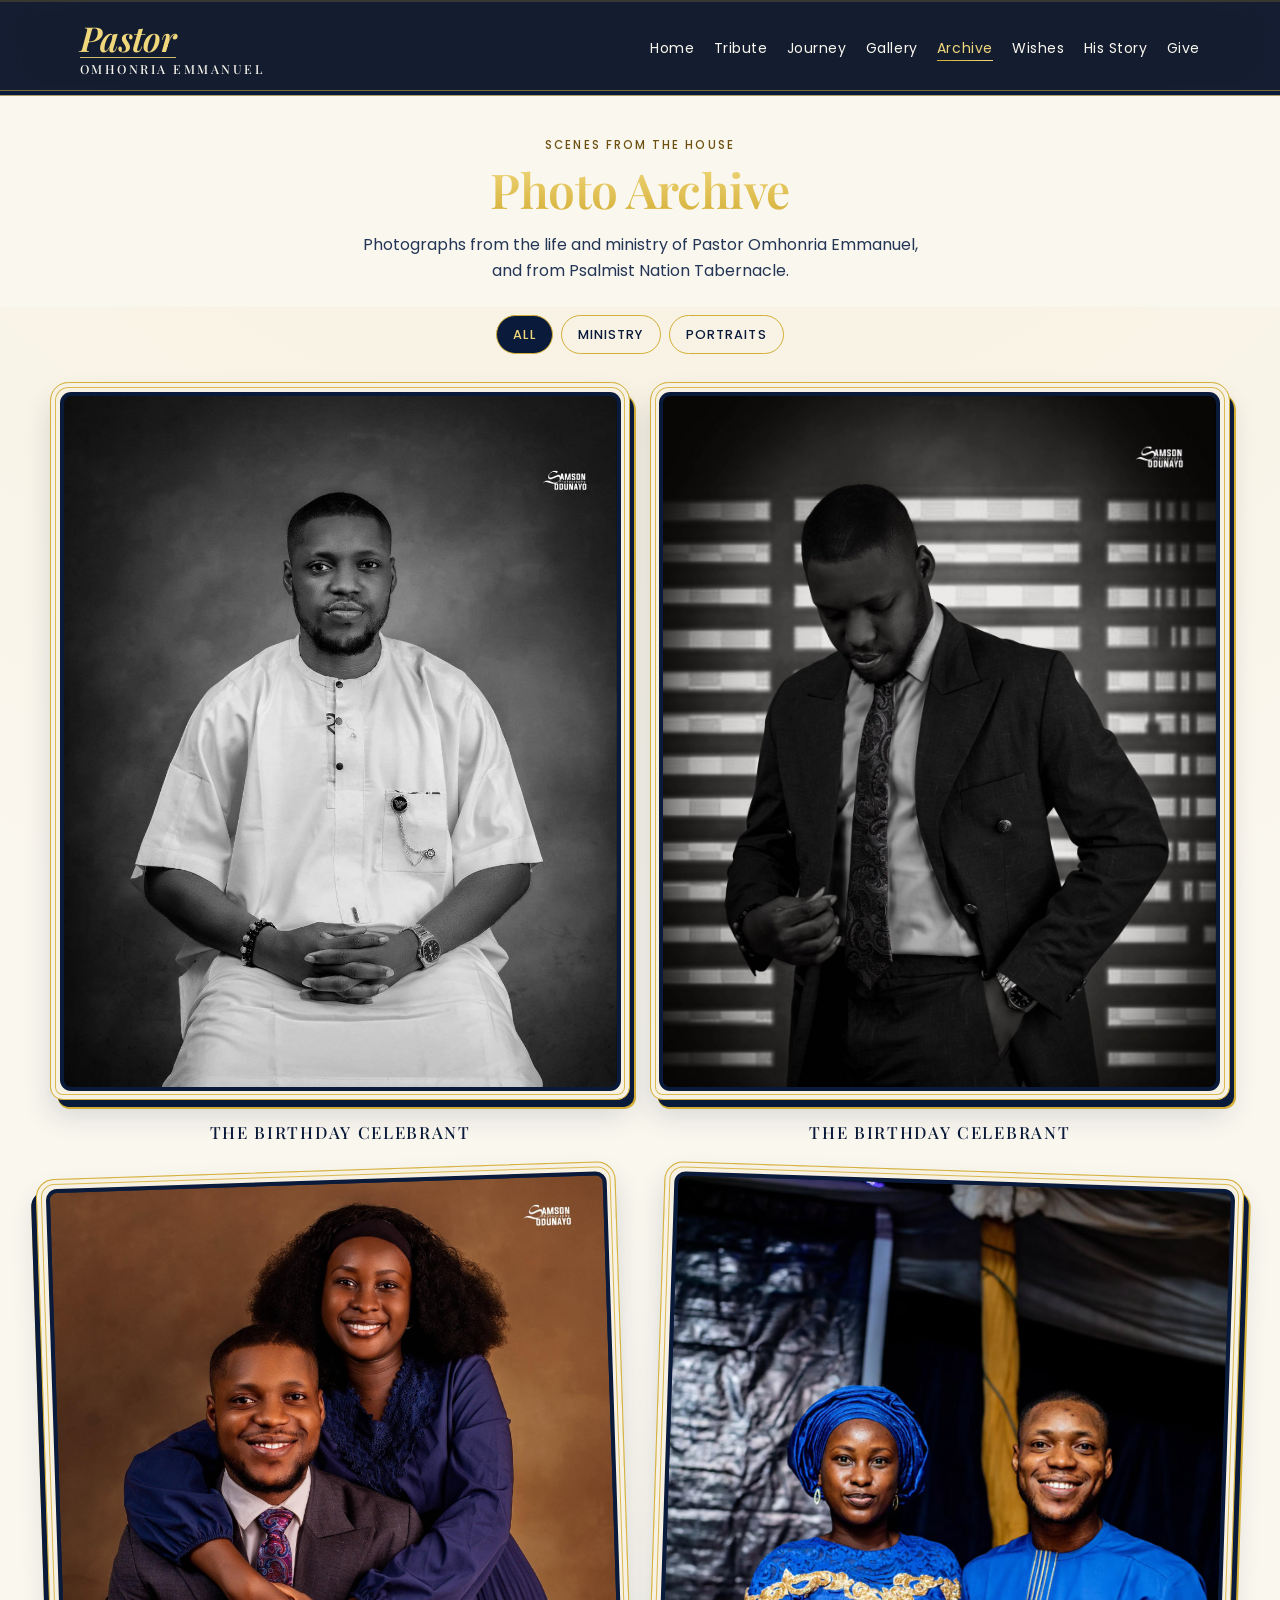
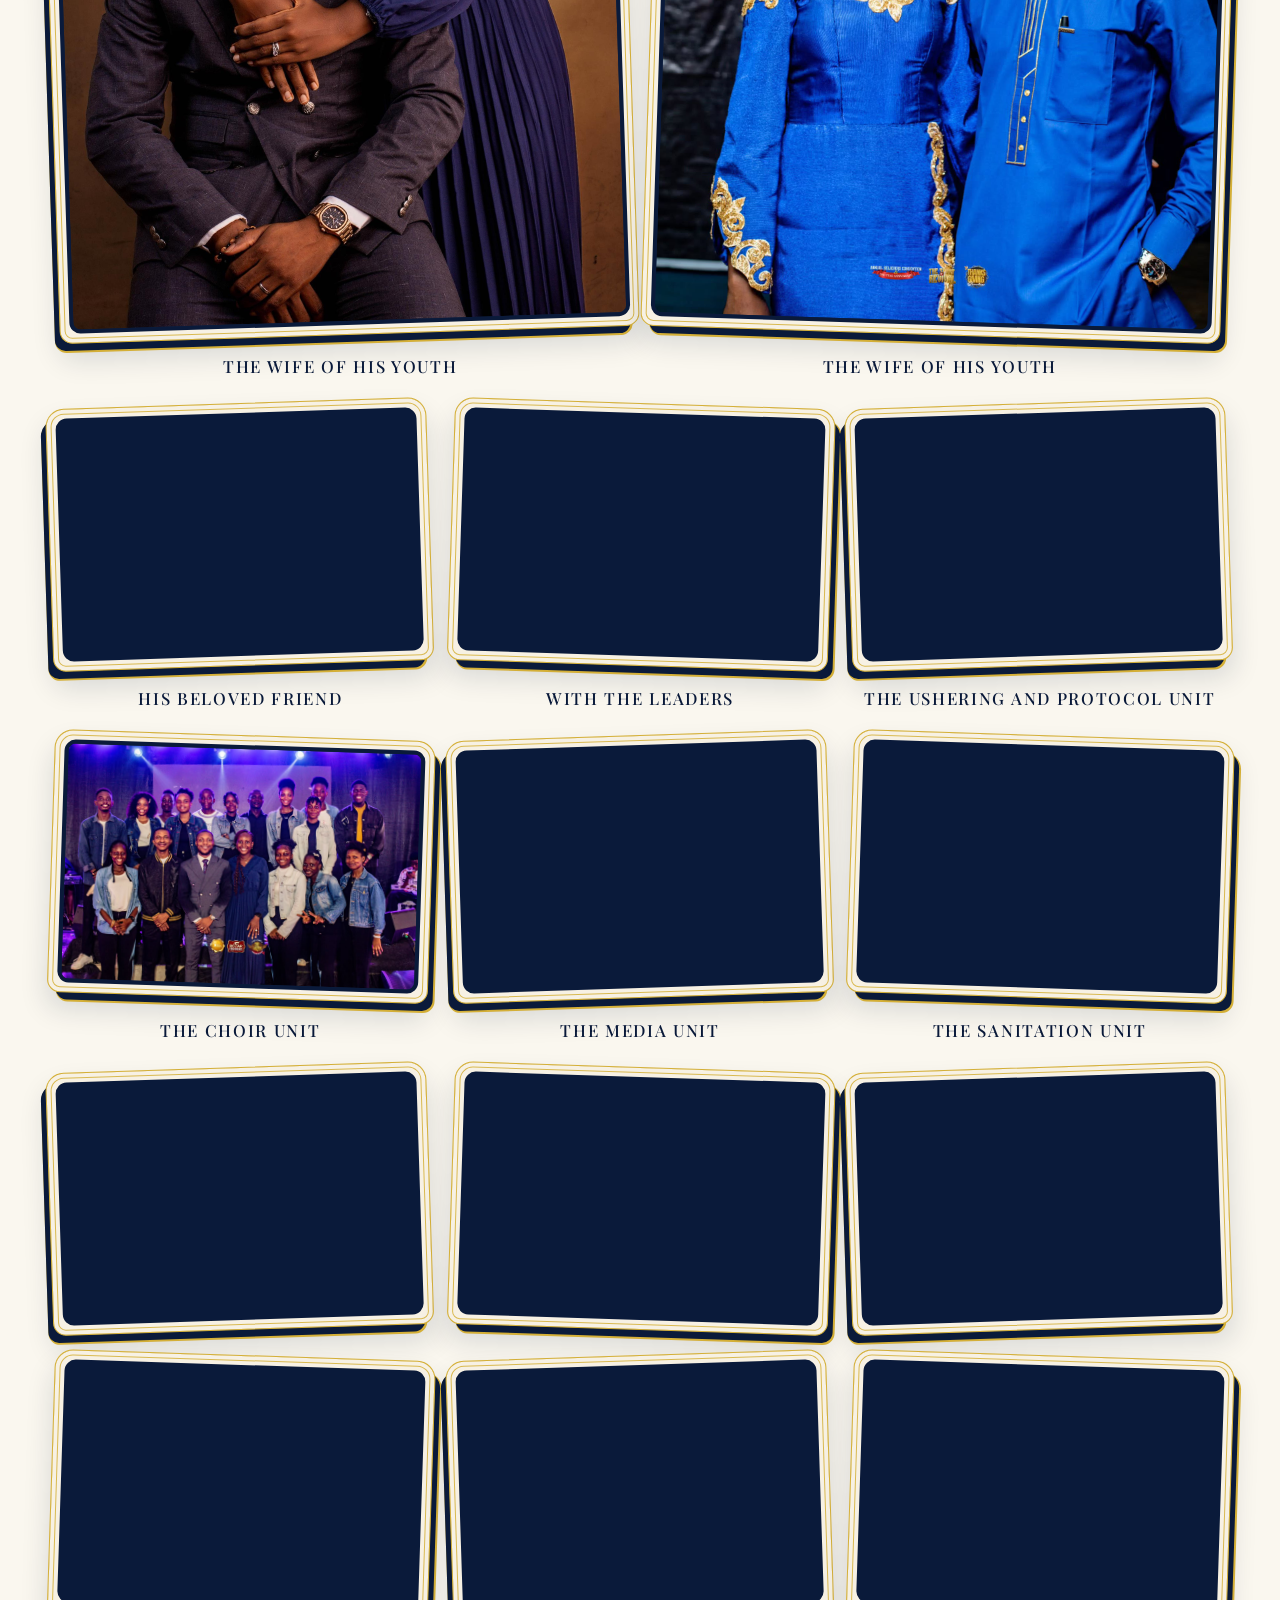
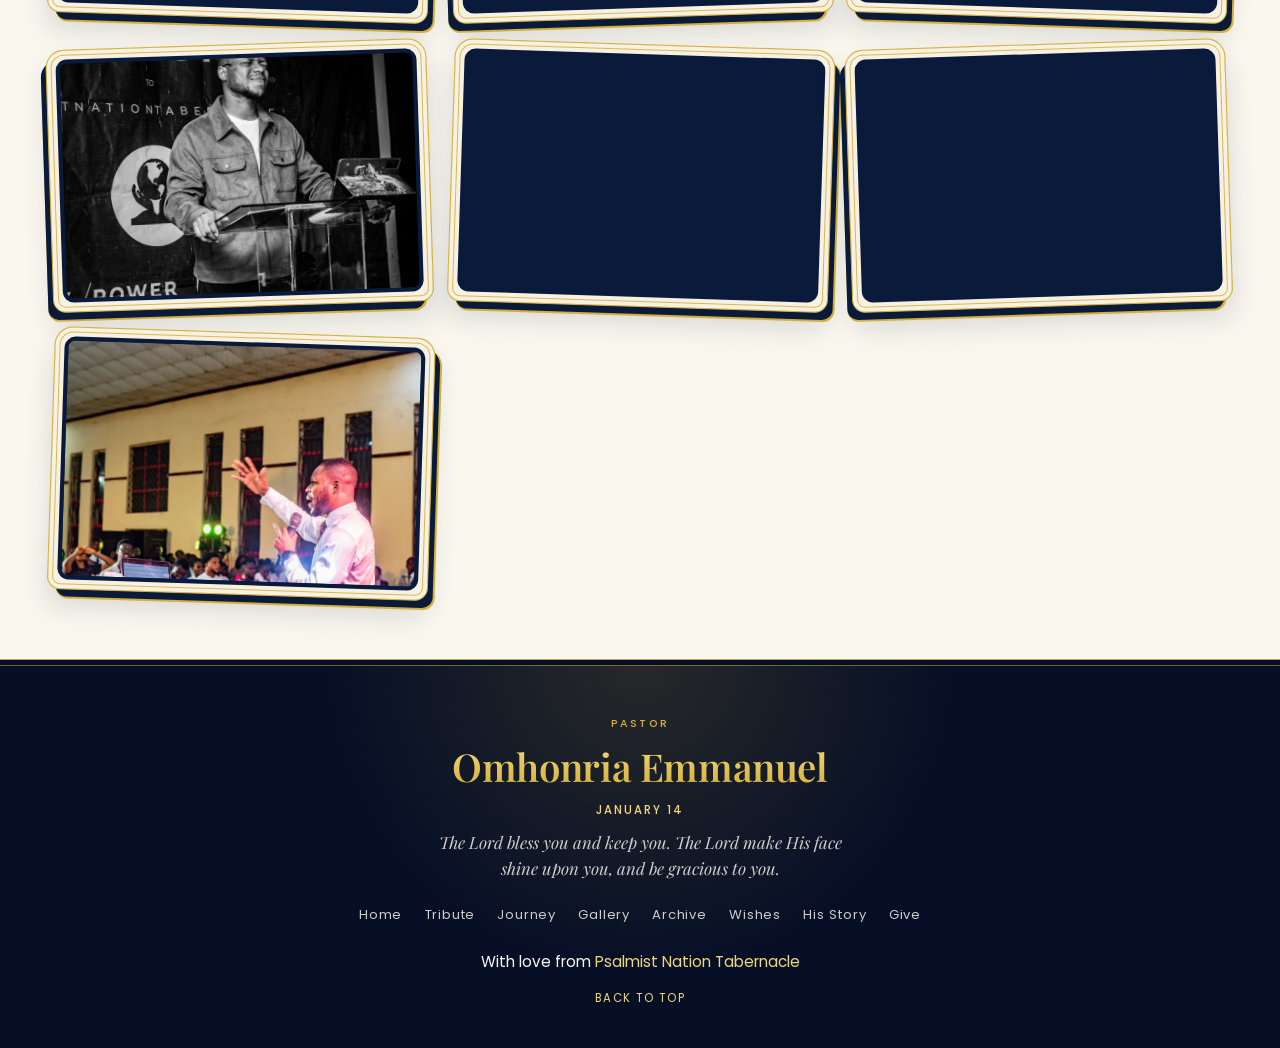
<file: archive.html>
<!DOCTYPE html>
<html lang="en">
  <head>
    <meta charset="UTF-8" />
    <meta name="viewport" content="width=device-width, initial-scale=1" />
    <meta name="theme-color" content="#0A1A3A" />
    <meta
      name="description"
      content="A photo archive honouring Pastor Omhonria Emmanuel and Psalmist Nation Tabernacle. January 14."
    />
    <title>Photo Archive | Pastor Omhonria Emmanuel</title>
    <meta property="og:type" content="website" />
    <meta property="og:locale" content="en_GB" />
    <meta property="og:site_name" content="Pastor Omhonria Emmanuel | A Birthday Celebration" />
    <meta property="og:title" content="Photo Archive | Pastor Omhonria Emmanuel" />
    <meta property="og:description" content="A photo archive honouring Pastor Omhonria Emmanuel and Psalmist Nation Tabernacle. January 14." />
    <meta property="og:url" content="https://omhonria-emmanuel-birthday.vercel.app/archive.html" />
    <meta property="og:image" content="https://omhonria-emmanuel-birthday.vercel.app/images/og-preview.jpg" />
    <meta property="og:image:secure_url" content="https://omhonria-emmanuel-birthday.vercel.app/images/og-preview.jpg" />
    <meta property="og:image:type" content="image/jpeg" />
    <meta property="og:image:width" content="1200" />
    <meta property="og:image:height" content="630" />
    <meta property="og:image:alt" content="The birthday celebration page for Pastor Omhonria Emmanuel, with his portrait and the greeting Happy Birthday." />
    <meta name="twitter:card" content="summary_large_image" />
    <meta name="twitter:title" content="Photo Archive | Pastor Omhonria Emmanuel" />
    <meta name="twitter:description" content="A photo archive honouring Pastor Omhonria Emmanuel and Psalmist Nation Tabernacle. January 14." />
    <meta name="twitter:image" content="https://omhonria-emmanuel-birthday.vercel.app/images/og-preview.jpg" />
    <meta name="twitter:image:alt" content="The birthday celebration page for Pastor Omhonria Emmanuel, with his portrait and the greeting Happy Birthday." />
    <link rel="preconnect" href="https://fonts.googleapis.com" />
    <link rel="preconnect" href="https://fonts.gstatic.com" crossorigin />
    <link
      href="https://fonts.googleapis.com/css2?family=Playfair+Display:ital,wght@0,400;0,600;0,700;1,400;1,600&family=Poppins:wght@300;400;500;600&display=swap"
      rel="stylesheet"
    />
    <link rel="stylesheet" href="css/style.css?v=20261125g" />
    <link rel="stylesheet" href="css/motion.css?v=20261125g" />
    <script>
      (function () {
        try {
          if (window.matchMedia("(prefers-reduced-motion: reduce)").matches) return;
          if (sessionStorage.getItem("oe-intro") === "1") {
            document.documentElement.classList.add("is-return");
            return;
          }
          document.documentElement.classList.add("is-intro");
        } catch (err) {}
      })();
    </script>
  </head>
  <body class="page-archive">
    <a class="skip-link" href="#main">Skip to content</a>
    <header class="site-header" id="top">
      <div class="nav-inner">
        <a class="nav-brand" href="index.html">
          <span class="nav-brand-role">Pastor</span>
          <span class="nav-brand-name">Omhonria Emmanuel</span>
        </a>
        <button class="nav-toggle" type="button" aria-expanded="false" aria-controls="site-nav" aria-label="Open menu">
          <span class="nav-toggle-bar" aria-hidden="true"></span>
          <span class="nav-toggle-bar" aria-hidden="true"></span>
          <span class="nav-toggle-bar" aria-hidden="true"></span>
        </button>
      </div>
    </header>
    <nav class="site-nav" id="site-nav" aria-label="Primary">
      <ul class="nav-list">
        <li><a class="nav-link" href="index.html">Home</a></li>
        <li><a class="nav-link" href="index.html#tribute">Tribute</a></li>
        <li><a class="nav-link" href="index.html#journey">Journey</a></li>
        <li><a class="nav-link" href="index.html#gallery">Gallery</a></li>
        <li><a class="nav-link is-active" href="archive.html" aria-current="page">Archive</a></li>
        <li><a class="nav-link" href="index.html#wishes">Wishes</a></li>
        <li><a class="nav-link" href="story.html">His Story</a></li>
        <li><a class="nav-link" href="give.html">Give</a></li>
      </ul>
    </nav>
    <main id="main" tabindex="-1">
      <section class="archive-hero" aria-labelledby="archive-heading">
        <div class="container">
          <p class="eyebrow reveal">Scenes from the house</p>
          <h1 id="archive-heading" class="section-heading reveal">Photo Archive</h1>
          <p class="archive-lead reveal">Photographs from the life and ministry of Pastor Omhonria Emmanuel, and from Psalmist Nation Tabernacle.</p>
        </div>
      </section>
      <section class="archive-panel" aria-label="Archive photographs">
        <div class="container archive-wrap">
          <!--
            To add a photograph:
            1. Save the file in the images/ folder (for example images/gallery7.jpg).
            2. Open js/archive.js and add an entry to the ARCHIVE_PHOTOS list at the top.
            3. Use category "ministry" or "portraits", or add a new lowercase category of your own (a chip will appear automatically).
            Do not add logos or SVG icons to the list.
          -->
          <div class="archive-filters reveal" id="archive-filters" role="toolbar" aria-label="Filter photographs"></div>
          <div class="archive-grid" id="archive-grid"></div>
          <p class="archive-empty" id="archive-empty">No photographs in this collection yet.</p>
        </div>
      </section>
    </main>
    <footer id="footer" class="footer" aria-labelledby="footer-heading">
      <div class="container footer-inner">
        <p class="footer-role">Pastor</p>
        <h2 id="footer-heading" class="footer-name">Omhonria Emmanuel</h2>
        <p class="footer-date">January 14</p>
        <p class="footer-blessing">The Lord bless you and keep you. The Lord make His face shine upon you, and be gracious to you.</p>
        <nav class="footer-nav" aria-label="Footer">
          <a href="index.html">Home</a>
          <a href="index.html#tribute">Tribute</a>
          <a href="index.html#journey">Journey</a>
          <a href="index.html#gallery">Gallery</a>
          <a href="archive.html">Archive</a>
          <a href="index.html#wishes">Wishes</a>
          <a href="story.html">His Story</a>
          <a href="give.html">Give</a>
        </nav>
        <p class="footer-credit">With love from <span>Psalmist Nation Tabernacle</span></p>
        <a class="footer-top" href="#top">Back to top</a>
      </div>
    </footer>
    <div
      class="lightbox"
      id="lightbox"
      hidden
      role="dialog"
      aria-modal="true"
      aria-labelledby="lightbox-caption"
    >
      <button class="lightbox-close" type="button" aria-label="Close photograph">&times;</button>
      <button class="lightbox-nav lightbox-prev" type="button" aria-label="Previous photograph"></button>
      <figure class="lightbox-figure">
        <img id="lightbox-image" alt="Photograph" />
        <figcaption id="lightbox-caption"></figcaption>
      </figure>
      <button class="lightbox-nav lightbox-next" type="button" aria-label="Next photograph"></button>
    </div>
    <script src="js/archive.js?v=20261125g"></script>
    <script src="js/main.js?v=20261125g"></script>
    <script src="js/motion.js?v=20261125g"></script>
  </body>
</html>
</file>
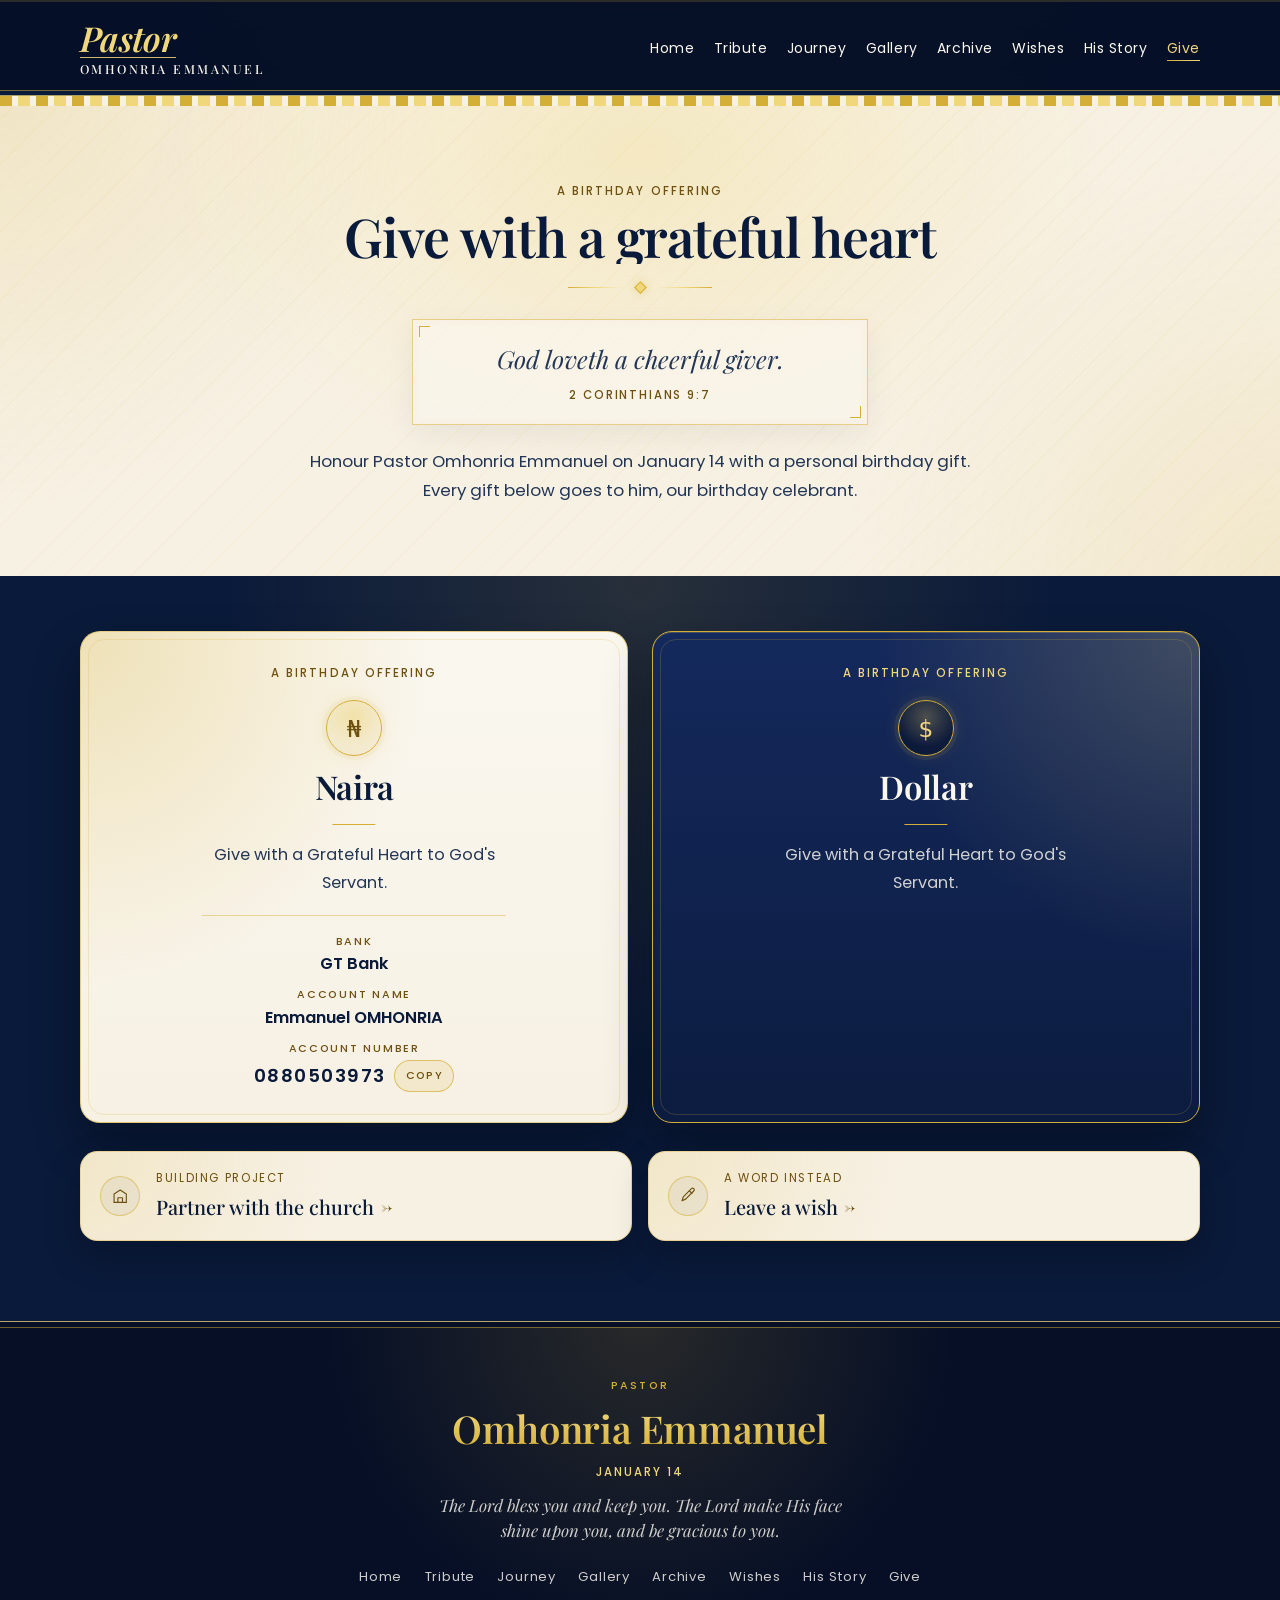
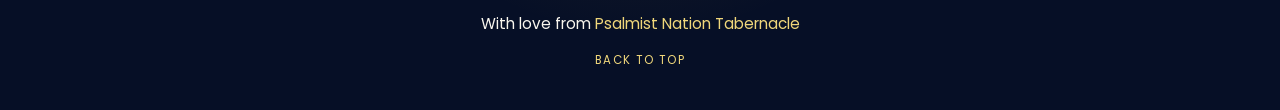
<file: give.html>
<!DOCTYPE html>
<html lang="en">
  <head>
    <meta charset="UTF-8" />
    <meta name="viewport" content="width=device-width, initial-scale=1" />
    <meta
      name="description"
      content="Give in honour of Pastor Omhonria Emmanuel. January 14. With love from Psalmist Nation Tabernacle."
    />
    <title>Give | Pastor Omhonria Emmanuel</title>
    <meta property="og:type" content="website" />
    <meta property="og:locale" content="en_GB" />
    <meta property="og:site_name" content="Pastor Omhonria Emmanuel | A Birthday Celebration" />
    <meta property="og:title" content="Give | Pastor Omhonria Emmanuel" />
    <meta property="og:description" content="Give in honour of Pastor Omhonria Emmanuel. January 14. With love from Psalmist Nation Tabernacle." />
    <meta property="og:url" content="https://omhonria-emmanuel-birthday.vercel.app/give.html" />
    <meta property="og:image" content="https://omhonria-emmanuel-birthday.vercel.app/images/og-preview.jpg" />
    <meta property="og:image:secure_url" content="https://omhonria-emmanuel-birthday.vercel.app/images/og-preview.jpg" />
    <meta property="og:image:type" content="image/jpeg" />
    <meta property="og:image:width" content="1200" />
    <meta property="og:image:height" content="630" />
    <meta property="og:image:alt" content="The birthday celebration page for Pastor Omhonria Emmanuel, with his portrait and the greeting Happy Birthday." />
    <meta name="twitter:card" content="summary_large_image" />
    <meta name="twitter:title" content="Give | Pastor Omhonria Emmanuel" />
    <meta name="twitter:description" content="Give in honour of Pastor Omhonria Emmanuel. January 14. With love from Psalmist Nation Tabernacle." />
    <meta name="twitter:image" content="https://omhonria-emmanuel-birthday.vercel.app/images/og-preview.jpg" />
    <meta name="twitter:image:alt" content="The birthday celebration page for Pastor Omhonria Emmanuel, with his portrait and the greeting Happy Birthday." />
    <link rel="preconnect" href="https://fonts.googleapis.com" />
    <link rel="preconnect" href="https://fonts.gstatic.com" crossorigin />
    <link
      href="https://fonts.googleapis.com/css2?family=Playfair+Display:ital,wght@0,400;0,600;0,700;1,400;1,600&family=Poppins:wght@300;400;500;600&display=swap"
      rel="stylesheet"
    />
    <link rel="stylesheet" href="css/style.css?v=20261125g" />
    <link rel="stylesheet" href="css/motion.css?v=20261125g" />
      <script>
      (function () {
        try {
          if (window.matchMedia("(prefers-reduced-motion: reduce)").matches) return;
          if (sessionStorage.getItem("oe-intro") === "1") {
            document.documentElement.classList.add("is-return");
            return;
          }
          document.documentElement.classList.add("is-intro");
        } catch (err) {}
      })();
    </script>
  </head>
  <body class="page-give">
    <a class="skip-link" href="#main">Skip to content</a>
    <header class="site-header" id="top">
      <div class="nav-inner">
        <a class="nav-brand" href="index.html">
          <span class="nav-brand-role">Pastor</span>
          <span class="nav-brand-name">Omhonria Emmanuel</span>
        </a>
        <button class="nav-toggle" type="button" aria-expanded="false" aria-controls="site-nav" aria-label="Open menu">
          <span class="nav-toggle-bar" aria-hidden="true"></span>
          <span class="nav-toggle-bar" aria-hidden="true"></span>
          <span class="nav-toggle-bar" aria-hidden="true"></span>
        </button>
      </div>
    </header>
    <nav class="site-nav" id="site-nav" aria-label="Primary">
      <ul class="nav-list">
        <li><a class="nav-link" href="index.html">Home</a></li>
        <li><a class="nav-link" href="index.html#tribute">Tribute</a></li>
        <li><a class="nav-link" href="index.html#journey">Journey</a></li>
        <li><a class="nav-link" href="index.html#gallery">Gallery</a></li>
        <li><a class="nav-link" href="archive.html">Archive</a></li>
        <li><a class="nav-link" href="index.html#wishes">Wishes</a></li>
        <li><a class="nav-link" href="story.html">His Story</a></li>
        <li><a class="nav-link is-active" href="give.html" aria-current="page">Give</a></li>
      </ul>
    </nav>
    <main id="main" tabindex="-1">
      <section class="give-banner section--cream" aria-labelledby="give-heading">
        <div class="container give-banner-inner reveal">
          <p class="eyebrow">A birthday offering</p>
          <h1 id="give-heading" class="give-title">Give with a <span class="give-title-break">grateful heart</span></h1>
          <div class="give-ornament" aria-hidden="true">
            <span class="give-ornament-mark"></span>
          </div>
          <blockquote class="give-verse">
            <p>God loveth a cheerful giver.</p>
            <cite>2 Corinthians 9:7</cite>
          </blockquote>
          <p class="give-banner-copy">
            Honour Pastor Omhonria Emmanuel on January 14 with a personal birthday gift. Every gift below goes to him, our birthday celebrant.
          </p>
        </div>
      </section>
      <section class="offer" aria-label="Ways to give">
        <div class="container">
          <div class="offer-grid">
            <article class="offer-card offer-card--naira reveal">
              <p class="offer-kind">A birthday offering</p>
              <div class="offer-mark" aria-hidden="true">₦</div>
              <h2>Naira</h2>
              <p class="offer-invite">Give with a Grateful Heart to God's Servant.</p>
              <dl class="offer-account">
                <div class="offer-account-row">
                  <dt>Bank</dt>
                  <dd>GT Bank</dd>
                </div>
                <div class="offer-account-row">
                  <dt>Account name</dt>
                  <dd>Emmanuel OMHONRIA</dd>
                </div>
                <div class="offer-account-row offer-account-row--number">
                  <dt>Account number</dt>
                  <dd>
                    <span class="offer-account-number" id="naira-account-number">0880503973</span>
                    <button
                      type="button"
                      class="offer-copy"
                      data-copy="0880503973"
                      aria-label="Copy account number 0880503973"
                    >
                      <span class="offer-copy-label">Copy</span>
                    </button>
                    <span class="offer-copy-status visually-hidden" aria-live="polite"></span>
                  </dd>
                </div>
              </dl>
            </article>
            <article class="offer-card offer-card--dollar reveal">
              <p class="offer-kind">A birthday offering</p>
              <div class="offer-mark" aria-hidden="true">$</div>
              <h2>Dollar</h2>
              <p class="offer-invite">Give with a Grateful Heart to God's Servant.</p>
            </article>
          </div>
          <nav class="offer-more reveal" aria-label="Other ways">
            <a href="https://pnt-partnership.vercel.app/partner" target="_blank" rel="noopener noreferrer">
              <span class="offer-more-icon" aria-hidden="true">
                <svg viewBox="0 0 24 24" fill="none" stroke="currentColor" stroke-width="1.5" stroke-linecap="round" stroke-linejoin="round">
                  <path d="M4 20V9l8-5 8 5v11"></path>
                  <path d="M9 20v-6h6v6M4 20h16"></path>
                </svg>
              </span>
              <span class="offer-more-copy">
                Building project
                <strong>Partner with the church</strong>
              </span>
              <span class="visually-hidden"> (opens in a new tab)</span>
            </a>
            <a href="index.html#wishes">
              <span class="offer-more-icon" aria-hidden="true">
                <svg viewBox="0 0 24 24" fill="none" stroke="currentColor" stroke-width="1.5" stroke-linecap="round" stroke-linejoin="round">
                  <path d="M4 18l1.6-5.2L16.2 2.2a2.1 2.1 0 0 1 3 3L8.6 15.8 4 18z"></path>
                  <path d="M13.7 5.2l3.2 3.2"></path>
                </svg>
              </span>
              <span class="offer-more-copy">
                A word instead
                <strong>Leave a wish</strong>
              </span>
            </a>
          </nav>
        </div>
      </section>
    </main>
    <footer id="footer" class="footer" aria-labelledby="footer-heading">
      <div class="container footer-inner">
        <p class="footer-role">Pastor</p>
        <h2 id="footer-heading" class="footer-name">Omhonria Emmanuel</h2>
        <p class="footer-date">January 14</p>
        <p class="footer-blessing">The Lord bless you and keep you. The Lord make His face shine upon you, and be gracious to you.</p>
        <nav class="footer-nav" aria-label="Footer">
          <a href="index.html">Home</a>
          <a href="index.html#tribute">Tribute</a>
          <a href="index.html#journey">Journey</a>
          <a href="index.html#gallery">Gallery</a>
          <a href="archive.html">Archive</a>
          <a href="index.html#wishes">Wishes</a>
          <a href="story.html">His Story</a>
          <a href="give.html">Give</a>
        </nav>
        <p class="footer-credit">With love from <span>Psalmist Nation Tabernacle</span></p>
        <a class="footer-top" href="#top">Back to top</a>
      </div>
    </footer>
    <script src="js/main.js?v=20261125g"></script>
      <script src="js/motion.js?v=20261125g"></script>
  </body>
</html>
</file>
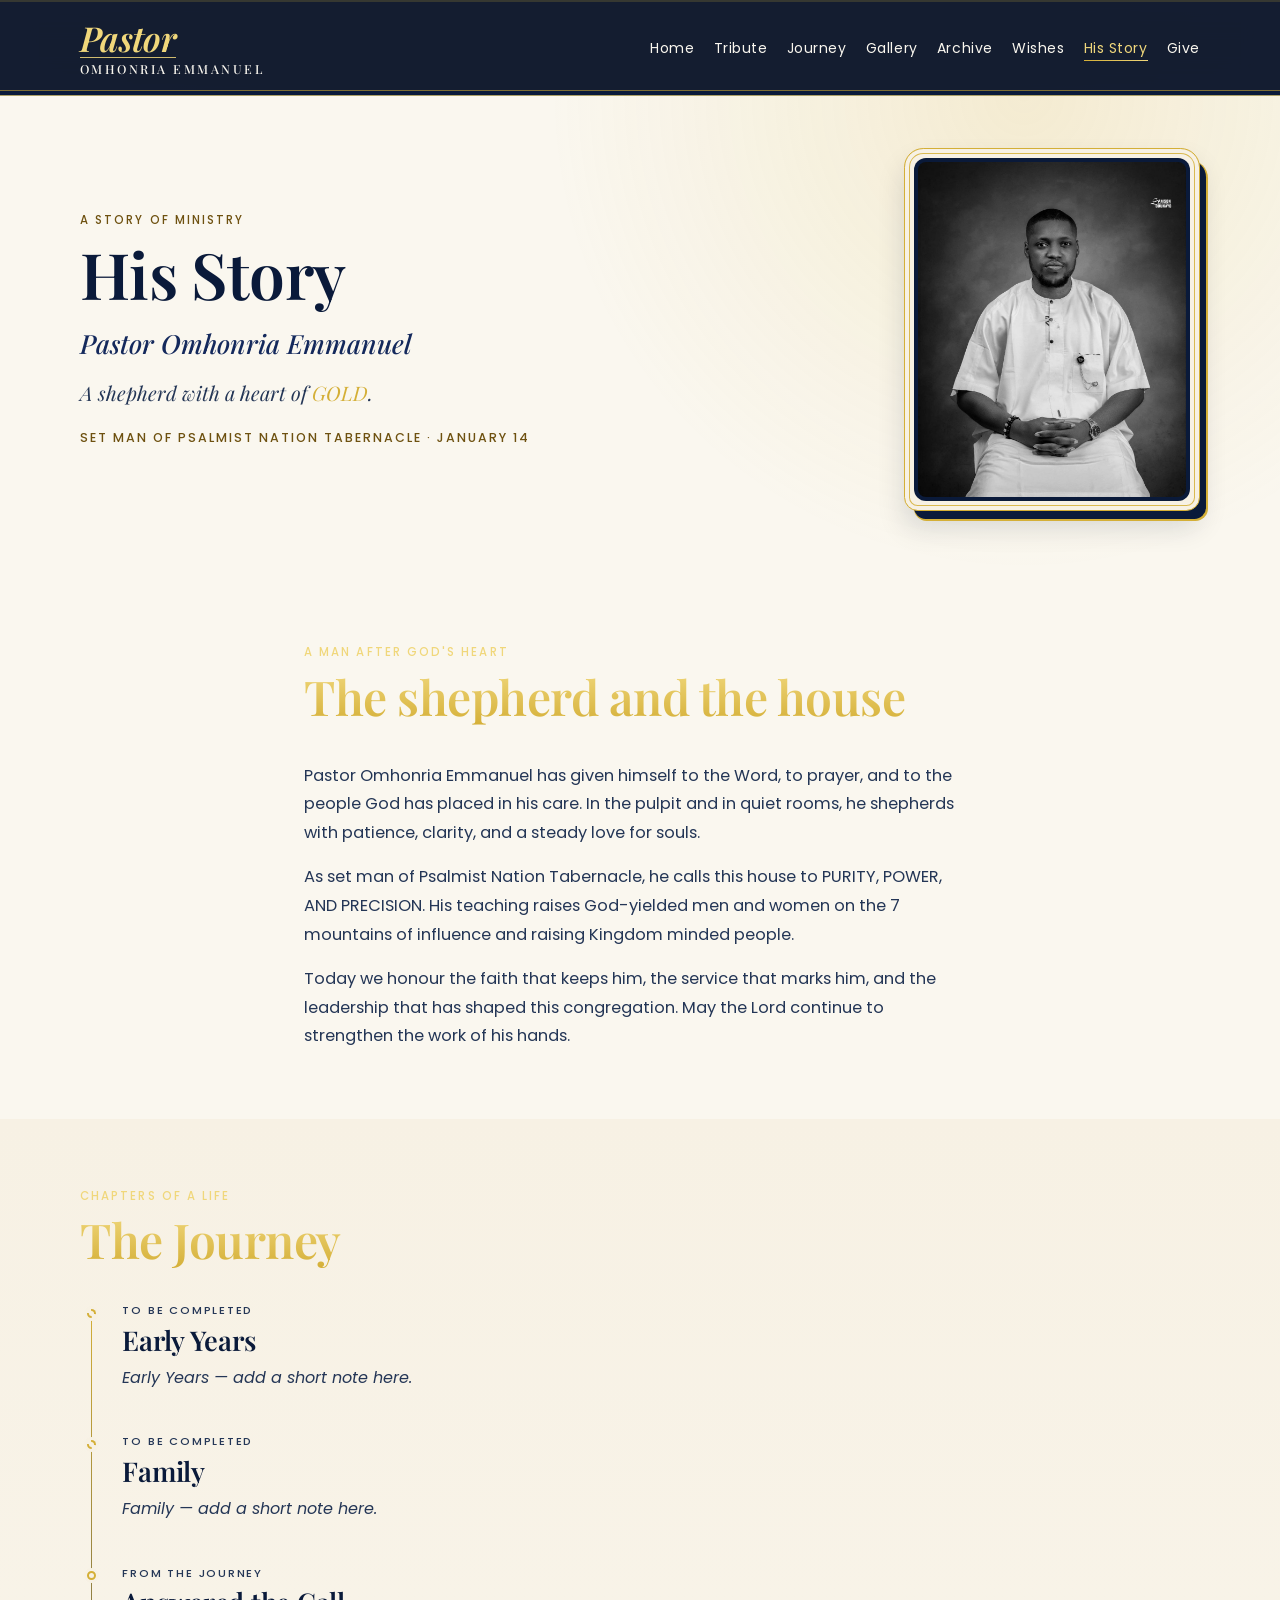
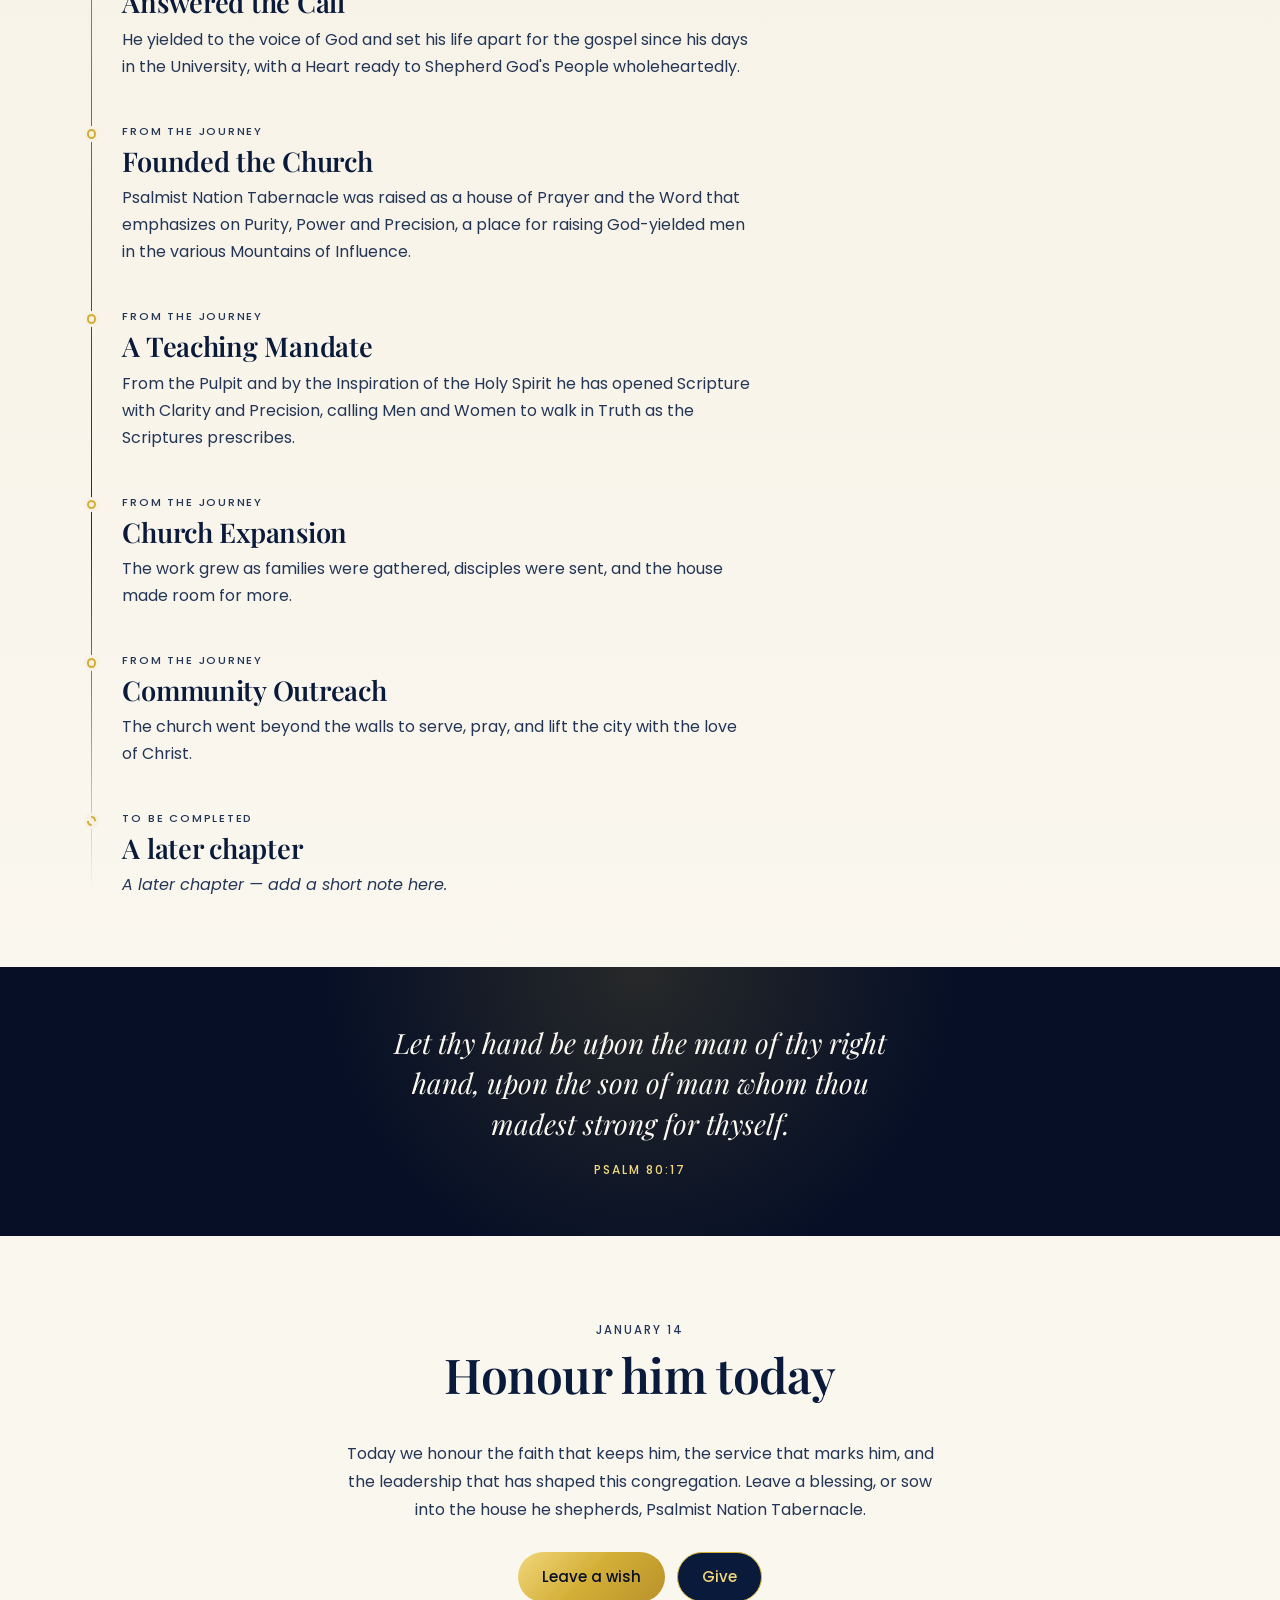
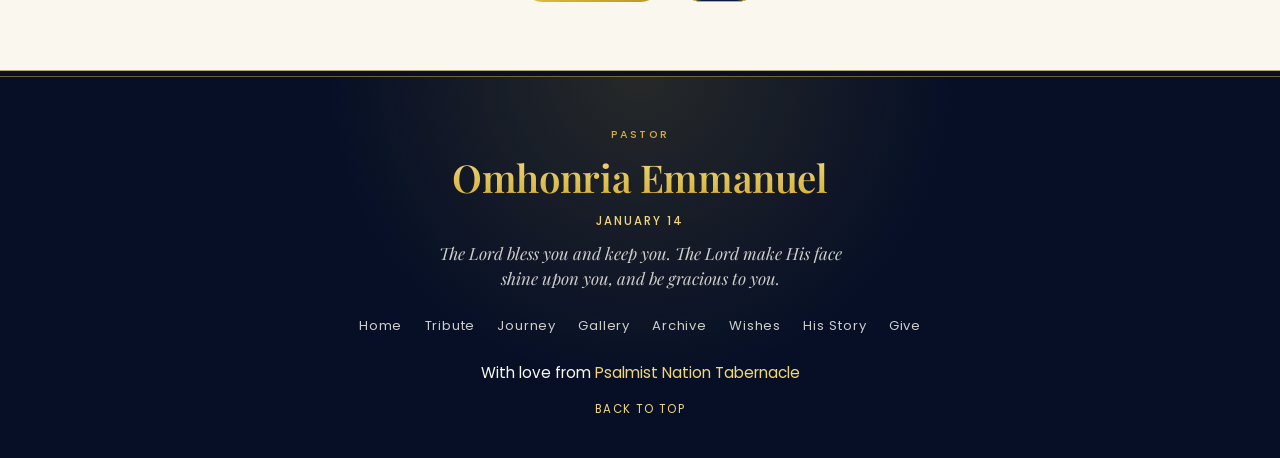
<file: story.html>
<!DOCTYPE html>
<html lang="en">
  <head>
    <meta charset="UTF-8" />
    <meta name="viewport" content="width=device-width, initial-scale=1" />
    <meta name="theme-color" content="#0A1A3A" />
    <meta
      name="description"
      content="The life and ministry of Pastor Omhonria Emmanuel, set man of Psalmist Nation Tabernacle. January 14."
    />
    <title>His Story | Pastor Omhonria Emmanuel</title>
    <meta property="og:type" content="website" />
    <meta property="og:locale" content="en_GB" />
    <meta property="og:site_name" content="Pastor Omhonria Emmanuel | A Birthday Celebration" />
    <meta property="og:title" content="His Story | Pastor Omhonria Emmanuel" />
    <meta property="og:description" content="The life and ministry of Pastor Omhonria Emmanuel, set man of Psalmist Nation Tabernacle. January 14." />
    <meta property="og:url" content="https://omhonria-emmanuel-birthday.vercel.app/story.html" />
    <meta property="og:image" content="https://omhonria-emmanuel-birthday.vercel.app/images/og-preview.jpg" />
    <meta property="og:image:secure_url" content="https://omhonria-emmanuel-birthday.vercel.app/images/og-preview.jpg" />
    <meta property="og:image:type" content="image/jpeg" />
    <meta property="og:image:width" content="1200" />
    <meta property="og:image:height" content="630" />
    <meta property="og:image:alt" content="The birthday celebration page for Pastor Omhonria Emmanuel, with his portrait and the greeting Happy Birthday." />
    <meta name="twitter:card" content="summary_large_image" />
    <meta name="twitter:title" content="His Story | Pastor Omhonria Emmanuel" />
    <meta name="twitter:description" content="The life and ministry of Pastor Omhonria Emmanuel, set man of Psalmist Nation Tabernacle. January 14." />
    <meta name="twitter:image" content="https://omhonria-emmanuel-birthday.vercel.app/images/og-preview.jpg" />
    <meta name="twitter:image:alt" content="The birthday celebration page for Pastor Omhonria Emmanuel, with his portrait and the greeting Happy Birthday." />
    <link rel="preconnect" href="https://fonts.googleapis.com" />
    <link rel="preconnect" href="https://fonts.gstatic.com" crossorigin />
    <link
      href="https://fonts.googleapis.com/css2?family=Playfair+Display:ital,wght@0,400;0,600;0,700;1,400;1,600&family=Poppins:wght@300;400;500;600&display=swap"
      rel="stylesheet"
    />
    <link rel="stylesheet" href="css/style.css?v=20261125g" />
    <link rel="stylesheet" href="css/motion.css?v=20261125g" />
    <script>
      (function () {
        try {
          if (window.matchMedia("(prefers-reduced-motion: reduce)").matches) return;
          if (sessionStorage.getItem("oe-intro") === "1") {
            document.documentElement.classList.add("is-return");
            return;
          }
          document.documentElement.classList.add("is-intro");
        } catch (err) {}
      })();
    </script>
  </head>
  <body class="page-story">
    <a class="skip-link" href="#main">Skip to content</a>
    <header class="site-header" id="top">
      <div class="nav-inner">
        <a class="nav-brand" href="index.html">
          <span class="nav-brand-role">Pastor</span>
          <span class="nav-brand-name">Omhonria Emmanuel</span>
        </a>
        <button class="nav-toggle" type="button" aria-expanded="false" aria-controls="site-nav" aria-label="Open menu">
          <span class="nav-toggle-bar" aria-hidden="true"></span>
          <span class="nav-toggle-bar" aria-hidden="true"></span>
          <span class="nav-toggle-bar" aria-hidden="true"></span>
        </button>
      </div>
    </header>
    <nav class="site-nav" id="site-nav" aria-label="Primary">
      <ul class="nav-list">
        <li><a class="nav-link" href="index.html">Home</a></li>
        <li><a class="nav-link" href="index.html#tribute">Tribute</a></li>
        <li><a class="nav-link" href="index.html#journey">Journey</a></li>
        <li><a class="nav-link" href="index.html#gallery">Gallery</a></li>
        <li><a class="nav-link" href="archive.html">Archive</a></li>
        <li><a class="nav-link" href="index.html#wishes">Wishes</a></li>
        <li><a class="nav-link is-active" href="story.html" aria-current="page">His Story</a></li>
        <li><a class="nav-link" href="give.html">Give</a></li>
      </ul>
    </nav>
    <main id="main" tabindex="-1">
      <section class="story-hero" aria-labelledby="story-heading">
        <div class="container story-hero-grid">
          <div class="story-hero-copy reveal">
            <p class="eyebrow">A story of ministry</p>
            <h1 id="story-heading" class="story-title">His Story</h1>
            <p class="story-name">Pastor Omhonria Emmanuel</p>
            <p class="story-lead">A shepherd with a heart of <span class="gold-word">GOLD</span>.</p>
            <p class="story-meta">Set man of Psalmist Nation Tabernacle · January 14</p>
          </div>
          <figure class="story-portrait reveal">
            <span class="story-portrait-mat">
              <img
                src="images/pastor-portrait.jpg"
                alt="Pastor Omhonria Emmanuel"
                width="1000"
                height="1250"
                decoding="async"
              />
            </span>
          </figure>
        </div>
      </section>

      <section class="story-intro" aria-labelledby="story-intro-heading">
        <div class="container story-intro-inner">
          <p class="eyebrow reveal">A Man After God's Heart</p>
          <h2 id="story-intro-heading" class="section-heading reveal">The shepherd and the house</h2>
          <div class="story-prose reveal">
            <p>Pastor Omhonria Emmanuel has given himself to the Word, to prayer, and to the people God has placed in his care. In the pulpit and in quiet rooms, he shepherds with patience, clarity, and a steady love for souls.</p>
            <p>As set man of Psalmist Nation Tabernacle, he calls this house to PURITY, POWER, AND PRECISION. His teaching raises God-yielded men and women on the 7 mountains of influence and raising Kingdom minded people.</p>
            <p>Today we honour the faith that keeps him, the service that marks him, and the leadership that has shaped this congregation. May the Lord continue to strengthen the work of his hands.</p>
          </div>
        </div>
      </section>

      <section class="story-chapters" aria-labelledby="story-chapters-heading">
        <div class="container">
          <p class="eyebrow reveal">Chapters of a life</p>
          <h2 id="story-chapters-heading" class="section-heading reveal">The Journey</h2>
          <ol class="story-timeline">
            <!-- EDIT: Add a short note about Pastor Omhonria Emmanuel's early years. Please do not invent dates, places, or names. -->
            <li class="story-chapter is-placeholder reveal">
              <p class="story-chapter-label">To be completed</p>
              <h3>Early Years</h3>
              <p class="story-placeholder">Early Years — add a short note here.</p>
            </li>
            <!-- EDIT: Add a short family note when you have wording you are happy to publish. -->
            <li class="story-chapter is-placeholder reveal">
              <p class="story-chapter-label">To be completed</p>
              <h3>Family</h3>
              <p class="story-placeholder">Family — add a short note here.</p>
            </li>
            <!-- EDIT: If you have a year for this milestone, add it in a <p class="story-chapter-label">...</p> above the title. -->
            <li class="story-chapter reveal">
              <p class="story-chapter-label">From the journey</p>
              <h3>Answered the Call</h3>
              <p>He yielded to the voice of God and set his life apart for the gospel since his days in the University, with a Heart ready to Shepherd God's People wholeheartedly.</p>
            </li>
            <li class="story-chapter reveal">
              <p class="story-chapter-label">From the journey</p>
              <h3>Founded the Church</h3>
              <p>Psalmist Nation Tabernacle was raised as a house of Prayer and the Word that emphasizes on Purity, Power and Precision, a place for raising God-yielded men in the various Mountains of Influence.</p>
            </li>
            <li class="story-chapter reveal">
              <p class="story-chapter-label">From the journey</p>
              <h3>A Teaching Mandate</h3>
              <p>From the Pulpit and by the Inspiration of the Holy Spirit he has opened Scripture with Clarity and Precision, calling Men and Women to walk in Truth as the Scriptures prescribes.</p>
            </li>
            <li class="story-chapter reveal">
              <p class="story-chapter-label">From the journey</p>
              <h3>Church Expansion</h3>
              <p>The work grew as families were gathered, disciples were sent, and the house made room for more.</p>
            </li>
            <li class="story-chapter reveal">
              <p class="story-chapter-label">From the journey</p>
              <h3>Community Outreach</h3>
              <p>The church went beyond the walls to serve, pray, and lift the city with the love of Christ.</p>
            </li>
            <!-- EDIT: Add a later milestone (a date, place, or event) when you have it. -->
            <li class="story-chapter is-placeholder reveal">
              <p class="story-chapter-label">To be completed</p>
              <h3>A later chapter</h3>
              <p class="story-placeholder">A later chapter — add a short note here.</p>
            </li>
          </ol>
        </div>
      </section>

      <section class="story-verse" aria-labelledby="story-verse-heading">
        <div class="container reveal">
          <h2 id="story-verse-heading" class="visually-hidden">Scripture</h2>
          <blockquote>
            <p>Let thy hand be upon the man of thy right hand, upon the son of man whom thou madest strong for thyself.</p>
            <cite>Psalm 80:17</cite>
          </blockquote>
        </div>
      </section>

      <section class="story-close" aria-labelledby="story-close-heading">
        <div class="container story-close-inner">
          <p class="eyebrow reveal">January 14</p>
          <h2 id="story-close-heading" class="section-heading reveal">Honour him today</h2>
          <p class="reveal">Today we honour the faith that keeps him, the service that marks him, and the leadership that has shaped this congregation. Leave a blessing, or sow into the house he shepherds, Psalmist Nation Tabernacle.</p>
          <div class="story-actions reveal">
            <a class="btn-gold" href="index.html#wishes">Leave a wish</a>
            <a class="btn-navy" href="give.html">Give</a>
          </div>
        </div>
      </section>
    </main>
    <footer id="footer" class="footer" aria-labelledby="footer-heading">
      <div class="container footer-inner">
        <p class="footer-role">Pastor</p>
        <h2 id="footer-heading" class="footer-name">Omhonria Emmanuel</h2>
        <p class="footer-date">January 14</p>
        <p class="footer-blessing">The Lord bless you and keep you. The Lord make His face shine upon you, and be gracious to you.</p>
        <nav class="footer-nav" aria-label="Footer">
          <a href="index.html">Home</a>
          <a href="index.html#tribute">Tribute</a>
          <a href="index.html#journey">Journey</a>
          <a href="index.html#gallery">Gallery</a>
          <a href="archive.html">Archive</a>
          <a href="index.html#wishes">Wishes</a>
          <a href="story.html">His Story</a>
          <a href="give.html">Give</a>
        </nav>
        <p class="footer-credit">With love from <span>Psalmist Nation Tabernacle</span></p>
        <a class="footer-top" href="#top">Back to top</a>
      </div>
    </footer>
    <script src="js/main.js?v=20261125g"></script>
    <script src="js/motion.js?v=20261125g"></script>
  </body>
</html>
</file>
<file: css/style.css>
/* ============================================================
   Pastor Omhonria Emmanuel Birthday Celebration
   Navy + gold design tokens. The celebration shows a month and a day.
   ============================================================ */

:root {
  --navy: #0a1a3a;
  --navy-dark: #060f26;
  --navy-card: #14295c;
  --gold: #d4af37;
  --gold-light: #f0d77b;
  --cream: #faf7ef;

  --gold-soft: rgb(212 175 55 / 0.28);
  --gold-faint: rgb(212 175 55 / 0.14);
  --cream-muted: rgb(250 247 239 / 0.82);
  /* Quiet labels still clear gold-on-navy contrast on the darker card. */
  --cream-dim: rgb(250 247 239 / 0.78);

  --font-display: "Playfair Display", "Times New Roman", serif;
  --font-body: "Poppins", system-ui, sans-serif;

  --gold-gradient: linear-gradient(135deg, #f0d77b 0%, #d4af37 48%, #b8922a 100%);
  --gold-text: linear-gradient(180deg, #f0d77b 0%, #d4af37 100%);

  --radius: 16px;
  --header-height: 84px;
  --container: min(1120px, calc(100% - 2rem));
  --ease: cubic-bezier(0.32, 0.72, 0, 1);
  --duration: 280ms;

  --z-header: 40;
  --z-overlay: 30;
  --z-confetti: 70;
  --z-lightbox: 80;
  --z-skip: 60;
}

*,
*::before,
*::after {
  box-sizing: border-box;
}

html {
  scroll-behavior: smooth;
  scroll-padding-top: calc(var(--header-height) + 12px);
}

body {
  margin: 0;
  min-height: 100dvh;
  padding-top: var(--header-height);
  font-family: var(--font-body);
  font-size: 1rem;
  line-height: 1.6;
  color: var(--cream);
  background:
    radial-gradient(circle at 50% -8%, rgb(212 175 55 / 0.16), transparent 32%),
    var(--navy);
  -webkit-font-smoothing: antialiased;
}

body.is-menu-open {
  overflow: hidden;
}

img {
  max-width: 100%;
  display: block;
}

a {
  color: inherit;
  text-decoration: none;
}

h1,
h2,
h3 {
  font-family: var(--font-display);
  font-weight: 600;
  line-height: 1.15;
  letter-spacing: -0.01em;
  margin: 0;
}

p {
  margin: 0;
}

button {
  font-family: inherit;
}

:focus-visible {
  outline: 2px solid var(--gold-light);
  outline-offset: 3px;
}

.skip-link {
  position: absolute;
  left: 1rem;
  top: -4rem;
  z-index: var(--z-skip);
  padding: 0.6rem 1rem;
  background: var(--gold);
  color: var(--navy-dark);
  font-size: 0.875rem;
  font-weight: 500;
  border-radius: 999px;
}

.skip-link:focus {
  top: 0.75rem;
}

#main:focus {
  outline: none;
}

.container {
  width: var(--container);
  margin-inline: auto;
}

/* ---------- Gold utilities ready for later sections ---------- */

.gold-text {
  background: var(--gold-text);
  -webkit-background-clip: text;
  background-clip: text;
  color: transparent;
}

.btn-gold {
  display: inline-flex;
  align-items: center;
  justify-content: center;
  gap: 0.5rem;
  min-height: 48px;
  padding: 0.75rem 1.5rem;
  border: 0;
  border-radius: 999px;
  background: var(--gold-gradient);
  color: var(--navy-dark);
  font-family: var(--font-body);
  font-size: 0.9375rem;
  font-weight: 500;
  cursor: pointer;
  transition: transform var(--duration) var(--ease), box-shadow var(--duration) var(--ease);
}

.btn-gold:hover {
  box-shadow: 0 0 24px rgb(212 175 55 / 0.45);
}

.btn-gold:active {
  transform: scale(0.98);
}

.card {
  background: var(--navy-card);
  border: 1px solid var(--gold-soft);
  border-radius: var(--radius);
  transition: box-shadow var(--duration) var(--ease), border-color var(--duration) var(--ease);
}

.card:hover {
  border-color: var(--gold);
  box-shadow: 0 0 28px rgb(212 175 55 / 0.22);
}

/* ---------- Sticky navigation ---------- */

.site-header {
  position: fixed;
  top: 0;
  left: 0;
  right: 0;
  z-index: var(--z-header);
  height: var(--header-height);
  background: rgb(6 15 38 / 0.94);
  border-bottom: 0;
  box-shadow:
    inset 0 -1px 0 rgb(240 215 123 / 0.7),
    inset 0 -5px 0 #0a1a3a,
    inset 0 -6px 0 rgb(212 175 55 / 0.55);
  backdrop-filter: blur(16px) saturate(140%);
  -webkit-backdrop-filter: blur(16px) saturate(140%);
}

.nav-inner {
  width: var(--container);
  height: 100%;
  margin-inline: auto;
  display: flex;
  align-items: center;
  justify-content: space-between;
  gap: 1rem;
}

.nav-brand {
  display: flex;
  flex-direction: column;
  align-items: flex-start;
  min-width: 0;
  line-height: 1;
}

.nav-brand-role {
  font-family: var(--font-display);
  font-style: italic;
  font-weight: 600;
  font-size: 1.7rem;
  letter-spacing: -0.02em;
  line-height: 1;
  text-transform: none;
  color: var(--gold-light);
  padding-bottom: 0.18rem;
  box-shadow: inset 0 -1px 0 rgb(240 215 123 / 0.85);
}

.nav-brand-name {
  margin-top: 0.28rem;
  font-family: var(--font-display);
  font-size: 0.68rem;
  font-weight: 500;
  letter-spacing: 0.16em;
  text-transform: uppercase;
  color: var(--cream);
  white-space: nowrap;
  overflow: hidden;
  text-overflow: ellipsis;
  max-width: 100%;
}

.nav-toggle {
  position: relative;
  z-index: calc(var(--z-header) + 1);
  flex-shrink: 0;
  width: 44px;
  height: 44px;
  padding: 0;
  border: 1px solid var(--gold);
  border-radius: 12px;
  background: rgb(20 41 92 / 0.96);
  cursor: pointer;
  display: flex;
  flex-direction: column;
  align-items: center;
  justify-content: center;
  gap: 5px;
}

.nav-toggle-bar {
  display: block;
  width: 18px;
  height: 2px;
  background: var(--gold-light);
  border-radius: 999px;
  transition: transform var(--duration) var(--ease), opacity var(--duration) var(--ease);
  transform-origin: center;
}

.nav-toggle[aria-expanded="true"] .nav-toggle-bar:nth-child(1) {
  transform: translateY(6.5px) rotate(45deg);
}

.nav-toggle[aria-expanded="true"] .nav-toggle-bar:nth-child(2) {
  opacity: 0;
}

.nav-toggle[aria-expanded="true"] .nav-toggle-bar:nth-child(3) {
  transform: translateY(-6.5px) rotate(-45deg);
}

.site-nav {
  position: fixed;
  inset: 0;
  z-index: var(--z-overlay);
  display: flex;
  align-items: center;
  justify-content: center;
  background: rgb(6 15 38 / 0.96);
  backdrop-filter: blur(20px);
  -webkit-backdrop-filter: blur(20px);
  opacity: 0;
  visibility: hidden;
  pointer-events: none;
  /* Visibility waits out the fade when closing, and flips on at once when opening so links can take focus. */
  transition: opacity var(--duration) var(--ease), visibility 0s linear var(--duration);
}

.site-nav.is-open {
  opacity: 1;
  visibility: visible;
  pointer-events: auto;
  transition: opacity var(--duration) var(--ease), visibility 0s;
}

.nav-list {
  list-style: none;
  margin: 0;
  padding: 0;
  display: flex;
  flex-direction: column;
  align-items: center;
  gap: 1.75rem;
}

.nav-link {
  font-family: var(--font-display);
  font-size: 1.75rem;
  font-weight: 600;
  color: var(--cream);
  transition: color var(--duration) var(--ease);
}

.nav-link:hover,
.nav-link.is-active {
  color: var(--gold-light);
}

.nav-list li {
  opacity: 0;
  transform: translateY(16px);
}

.site-nav.is-open .nav-list li {
  animation: nav-in 520ms var(--ease) forwards;
}

.site-nav.is-open .nav-list li:nth-child(1) { animation-delay: 60ms; }
.site-nav.is-open .nav-list li:nth-child(2) { animation-delay: 110ms; }
.site-nav.is-open .nav-list li:nth-child(3) { animation-delay: 160ms; }
.site-nav.is-open .nav-list li:nth-child(4) { animation-delay: 210ms; }
.site-nav.is-open .nav-list li:nth-child(5) { animation-delay: 260ms; }

@keyframes nav-in {
  to {
    opacity: 1;
    transform: translateY(0);
  }
}

/* ---------- Sections ---------- */

.section {
  min-height: 70dvh;
  padding: 4.5rem 0;
  display: flex;
  align-items: center;
}

.section--navy {
  background: var(--navy);
}

.section--alt {
  background: var(--navy-dark);
}

.section--cream {
  position: relative;
  color: var(--navy);
  background:
    radial-gradient(circle at 0 0, rgb(212 175 55 / 0.2), transparent 34%),
    radial-gradient(circle at 100% 100%, rgb(212 175 55 / 0.14), transparent 30%),
    #f7f1e4;
}

.section--cream::before {
  content: "";
  position: absolute;
  top: 0;
  left: 0;
  right: 0;
  height: 10px;
  background: repeating-linear-gradient(
    90deg,
    #d4af37 0 12px,
    #f7f1e4 12px 18px,
    #f0d77b 18px 30px,
    #f7f1e4 30px 36px
  );
}

.eyebrow {
  margin-bottom: 0.45rem;
  font-size: 0.72rem;
  font-weight: 500;
  letter-spacing: 0.18em;
  text-transform: uppercase;
  color: var(--gold-light);
}

.section--cream .eyebrow {
  color: #6e5110;
}

.section--dark {
  background: var(--navy-dark);
}

.footer {
  background:
    radial-gradient(circle at 50% 0, rgb(212 175 55 / 0.16), transparent 42%),
    var(--navy-dark);
  padding: 3.5rem 0 2.5rem;
  border-top: 0;
  box-shadow:
    inset 0 1px 0 rgb(240 215 123 / 0.75),
    inset 0 6px 0 #060f26,
    inset 0 7px 0 rgb(212 175 55 / 0.5);
}

.footer-inner {
  display: flex;
  flex-direction: column;
  align-items: center;
  text-align: center;
  gap: 0.7rem;
}

.footer-role {
  font-size: 0.68rem;
  font-weight: 500;
  letter-spacing: 0.2em;
  text-transform: uppercase;
  color: var(--gold);
}

.footer-name {
  font-size: clamp(1.7rem, 4vw, 2.4rem);
  background: var(--gold-text);
  -webkit-background-clip: text;
  background-clip: text;
  color: transparent;
  padding-bottom: 0.1rem;
}

.footer-date {
  font-size: 0.72rem;
  font-weight: 500;
  letter-spacing: 0.18em;
  text-transform: uppercase;
  color: var(--gold-light);
}

.footer-blessing {
  max-width: 46ch;
  color: var(--cream-muted);
  font-family: var(--font-display);
  font-style: italic;
  font-size: 1.05rem;
  line-height: 1.5;
  padding-bottom: 0.15rem;
}

.footer-nav {
  display: flex;
  flex-wrap: wrap;
  justify-content: center;
  gap: 0.85rem 1.4rem;
  margin-top: 0.6rem;
}

.footer-nav a {
  font-size: 0.82rem;
  letter-spacing: 0.06em;
  color: var(--cream-muted);
  transition: color var(--duration) var(--ease);
}

.footer-nav a:hover,
.footer-nav a:focus-visible {
  color: var(--gold-light);
}

.footer-credit {
  margin-top: 0.85rem;
  font-size: 0.95rem;
  color: var(--cream);
}

.footer-credit span {
  color: var(--gold-light);
}

.share {
  display: flex;
  flex-direction: column;
  align-items: center;
  gap: 0.6rem;
  margin-top: 0.35rem;
}

.share-heading {
  font-size: 0.72rem;
  font-weight: 500;
  letter-spacing: 0.16em;
  text-transform: uppercase;
  color: var(--gold-light);
}

.share-row {
  display: flex;
  flex-wrap: wrap;
  justify-content: center;
  gap: 0.55rem;
}

.share-btn {
  display: inline-flex;
  align-items: center;
  justify-content: center;
  min-height: 44px;
  padding: 0.4rem 1.05rem;
  border: 1px solid var(--gold);
  border-radius: 999px;
  background: transparent;
  color: var(--gold-light);
  font-family: var(--font-body);
  font-size: 0.84rem;
  letter-spacing: 0.03em;
  cursor: pointer;
}

.share-btn:hover,
.share-btn:focus-visible {
  background: var(--gold-light);
  color: var(--navy-dark);
}

.share-status {
  min-height: 1.25em;
  font-size: 0.82rem;
  color: var(--gold-light);
}

.footer-top {
  margin-top: 0.25rem;
  font-size: 0.72rem;
  letter-spacing: 0.12em;
  text-transform: uppercase;
  color: var(--gold-light);
}

.footer-top:hover {
  color: var(--gold-light);
}

.placeholder {
  width: 100%;
  min-height: 14rem;
  padding: 2.25rem 1.5rem;
  background: var(--navy-card);
  border: 1px solid var(--gold-soft);
  border-radius: var(--radius);
  text-align: center;
  transition: box-shadow var(--duration) var(--ease), border-color var(--duration) var(--ease);
}

.placeholder:hover {
  border-color: var(--gold);
  box-shadow: 0 0 28px rgb(212 175 55 / 0.2);
}

.placeholder-title {
  font-size: clamp(1.75rem, 4vw, 2.5rem);
  background: var(--gold-text);
  -webkit-background-clip: text;
  background-clip: text;
  color: transparent;
}

.placeholder-copy {
  margin-top: 0.75rem;
  color: var(--cream-muted);
  font-weight: 300;
  max-width: 36ch;
  margin-inline: auto;
}

/* ---------- Hero ---------- */

.hero {
  position: relative;
  isolation: isolate;
  display: flex;
  align-items: flex-end;
  min-height: calc(100dvh - var(--header-height));
  padding: 0 0 1.75rem;
  overflow: hidden;
  background-color: #071428;
  background-image:
    radial-gradient(circle at 12% 22%, #f0d77b 0 1.4px, transparent 1.8px),
    radial-gradient(circle at 78% 16%, #d4af37 0 1.2px, transparent 1.7px),
    radial-gradient(circle at 88% 68%, #f0d77b 0 1.5px, transparent 2px),
    radial-gradient(circle at 22% 78%, #d4af37 0 1px, transparent 1.6px),
    radial-gradient(circle at 48% 8%, rgb(240 215 123 / 0.9) 0 1px, transparent 1.5px),
    radial-gradient(ellipse at 50% 0%, rgb(212 175 55 / 0.2), transparent 52%),
    linear-gradient(180deg, #16315f 0%, #0a1a3a 46%, #060f26 100%);
}

.hero-bg {
  position: absolute;
  inset: 0;
  z-index: 0;
}

.hero-bg img {
  width: 100%;
  height: 100%;
  object-fit: cover;
  object-position: center top;
}

.hero-scrim {
  position: absolute;
  inset: 0;
  z-index: 1;
  background: linear-gradient(
    180deg,
    rgb(6 15 38 / 0.08) 0%,
    rgb(6 15 38 / 0.05) 36%,
    rgb(6 15 38 / 0.55) 58%,
    rgb(6 15 38 / 0.88) 100%
  );
}

.hero-sparkle {
  position: absolute;
  inset: 0;
  z-index: 2;
  width: 100%;
  height: 100%;
  pointer-events: none;
}

.hero-grid {
  position: relative;
  z-index: 3;
  display: grid;
  justify-items: center;
  gap: 1.25rem;
  text-align: center;
}

.hero-kicker {
  display: inline-flex;
  align-items: center;
  gap: 0.7rem;
  margin-bottom: 0.85rem;
  padding: 0;
  border: 0;
  color: var(--gold-light);
  font-size: 0.62rem;
  font-weight: 500;
  letter-spacing: 0.28em;
  text-transform: uppercase;
}

.hero-kicker::before,
.hero-kicker::after {
  content: "✦";
  color: var(--gold);
  letter-spacing: 0;
}

.hero-copy {
  display: flex;
  flex-direction: column;
  align-items: center;
  width: min(100%, 36rem);
  max-width: 100%;
}

.hero-title {
  font-weight: 500;
  line-height: 1.05;
  color: var(--gold-light);
}

.hero-greeting {
  display: block;
  font-style: italic;
  font-weight: 500;
  font-size: clamp(2.05rem, 6.4vw, 2.85rem);
  letter-spacing: -0.01em;
}

.hero-name {
  display: block;
  margin-top: 0.2rem;
  font-style: italic;
  font-weight: 600;
  font-size: clamp(2.35rem, 8.2vw, 4rem);
  line-height: 1.02;
  letter-spacing: -0.02em;
  background: var(--gold-text);
  -webkit-background-clip: text;
  background-clip: text;
  color: transparent;
}

.hero-name-rest {
  white-space: normal;
}

@media (min-width: 480px) {
  .hero-name-rest {
    white-space: nowrap;
  }
}

.hero-blessing {
  margin-top: 0.85rem;
  color: var(--cream);
  font-family: var(--font-display);
  font-style: italic;
  font-weight: 400;
  font-size: 1.5rem;
  line-height: 1.45;
  max-width: 36ch;
}

.gold-word {
  color: var(--gold);
}

/* On the dark hero, use the lighter gold so the word stays bright against the scrim. */
.hero-blessing .gold-word {
  color: var(--gold-light);
}

.hero-verse {
  margin: 0.85rem 0 0;
  padding: 0;
  border: 0;
  max-width: 38ch;
}

.hero-verse p {
  margin: 0;
  color: var(--cream);
  font-family: var(--font-display);
  font-style: italic;
  font-weight: 400;
  font-size: 1.05rem;
  line-height: 1.5;
}

.hero-verse cite {
  display: block;
  margin-top: 0.45rem;
  color: var(--gold-light);
  font-family: var(--font-body);
  font-style: normal;
  font-size: 0.72rem;
  font-weight: 500;
  letter-spacing: 0.16em;
  text-transform: uppercase;
}

.hero-date {
  display: inline-flex;
  align-items: center;
  gap: 0.7rem;
  margin-top: 1rem;
  padding: 0;
  border-radius: 0;
  background: none;
  box-shadow: none;
  color: var(--gold-light);
  font-size: 0.68rem;
  font-weight: 500;
  letter-spacing: 0.28em;
  text-transform: uppercase;
}

.hero-date::before,
.hero-date::after {
  content: "";
  width: 1.6rem;
  height: 1px;
  background: rgb(240 215 123 / 0.75);
}

.countdown {
  display: grid;
  width: 100%;
  grid-template-columns: repeat(4, minmax(0, 1fr));
  gap: 0.4rem;
  margin-top: 1.1rem;
}

.countdown-unit {
  display: flex;
  flex-direction: column;
  align-items: center;
  justify-content: center;
  min-height: 4.6rem;
  padding: 0.55rem 0.3rem 0.45rem;
  background:
    radial-gradient(circle at 50% 38%, rgb(240 215 123 / 0.22), transparent 62%),
    #10244d;
  border: 1px solid var(--gold);
  border-radius: 1.15rem;
  box-shadow:
    inset 0 0 0 3px #0a1a3a,
    inset 0 0 0 4px rgb(212 175 55 / 0.7);
}

.countdown-value {
  display: block;
  font-family: var(--font-display);
  font-size: 1.35rem;
  font-weight: 600;
  color: var(--gold-light);
  font-variant-numeric: tabular-nums;
  line-height: 1.1;
}

.countdown-label {
  display: block;
  margin-top: 0.2rem;
  font-size: 0.58rem;
  letter-spacing: 0.12em;
  text-transform: uppercase;
  color: var(--cream-dim);
}

.countdown-today {
  margin-top: 1.1rem;
  font-family: var(--font-display);
  font-size: clamp(1.4rem, 4vw, 2rem);
  font-style: italic;
  line-height: 1.2;
  padding-bottom: 0.2rem;
  background: var(--gold-text);
  -webkit-background-clip: text;
  background-clip: text;
  color: transparent;
}

.countdown-today[hidden],
.countdown[hidden] {
  display: none;
}

.hero-cta {
  margin-top: 1.25rem;
}

.btn-gold-icon {
  width: 1.55rem;
  height: 1.55rem;
  position: relative;
  border-radius: 50%;
  border: 1px solid rgb(10 26 58 / 0.35);
  background: rgb(240 215 123 / 0.28);
}

.btn-gold-icon::before,
.btn-gold-icon::after {
  content: "";
  position: absolute;
  top: 50%;
}

.btn-gold-icon::before {
  left: 0.32rem;
  width: 0.62rem;
  height: 1.5px;
  background: var(--navy-dark);
  translate: 0 -50%;
}

.btn-gold-icon::after {
  right: 0.28rem;
  width: 0.36rem;
  height: 0.36rem;
  border-top: 1.5px solid var(--navy-dark);
  border-right: 1.5px solid var(--navy-dark);
  translate: 0 -50%;
  rotate: 45deg;
}

.btn-gold:hover .btn-gold-icon {
  translate: 3px 0;
  background: rgb(250 247 239 / 0.45);
}

/* ---------- Tribute ---------- */

.tribute {
  align-items: stretch;
}

.tribute-intro {
  display: grid;
  gap: 1.85rem;
  align-items: start;
  overflow: visible;
}

.tribute-copy {
  max-width: 42rem;
}

.tribute-title {
  font-size: clamp(1.85rem, 4vw, 3rem);
  color: var(--navy);
  padding-bottom: 0.12rem;
}

.tribute-title::after,
.section--cream .section-heading::after {
  content: "";
  display: block;
  width: 4.6rem;
  height: 2px;
  margin-top: 0.7rem;
  background: linear-gradient(90deg, #d4af37, #f0d77b, transparent);
}

.tribute-prose {
  margin-top: 1.25rem;
  display: grid;
  gap: 1rem;
  color: #243656;
  font-weight: 400;
  font-size: 1.02rem;
}

.tribute-frame-stack {
  --frame-tilt: 2deg;
  --frame-tilt-hover: 0.4deg;
  --back-tilt: -3.25deg;
  position: relative;
  z-index: 1;
  width: min(100%, 19.25rem);
  margin: 0.35rem auto 0.85rem;
  padding: 0.85rem 1rem 1.15rem 0.95rem;
  overflow: visible;
}

.tribute-frame-stack::before {
  content: "";
  position: absolute;
  z-index: 0;
  top: 0.95rem;
  right: 0.15rem;
  bottom: 0.35rem;
  left: 1.45rem;
  border: 1px solid #d4af37;
  border-radius: 1.4rem;
  background: linear-gradient(160deg, #14295c, #0a1a3a 58%);
  box-shadow: 0 14px 28px rgb(10 26 58 / 0.28);
  transform: rotate(var(--back-tilt));
  pointer-events: none;
}

.tribute-frame {
  position: relative;
  z-index: 1;
  margin: 0;
  width: 100%;
  padding: 0.8rem;
  border: 1px solid #d4af37;
  border-radius: 1.4rem;
  background: #f7f1e4;
  box-shadow:
    inset 0 0 0 5px #f7f1e4,
    inset 0 0 0 6px rgb(212 175 55 / 0.75),
    0 18px 34px rgb(10 26 58 / 0.16);
  transform: rotate(var(--frame-tilt));
  transform-origin: 50% 55%;
  transition: transform var(--duration) var(--ease), box-shadow var(--duration) var(--ease);
}

.tribute-frame:hover,
.tribute-frame:focus-within {
  transform: rotate(var(--frame-tilt-hover));
  box-shadow:
    inset 0 0 0 5px #f7f1e4,
    inset 0 0 0 6px rgb(212 175 55 / 0.75),
    0 22px 40px rgb(10 26 58 / 0.16);
}

.tribute-frame-mat {
  position: relative;
  width: 100%;
  aspect-ratio: 4 / 5;
  min-height: 16rem;
  overflow: hidden;
  border-radius: 0.7rem;
  background: #faf7ef;
}

.tribute-frame-mat::after {
  content: "";
  position: absolute;
  inset: 0;
  z-index: 3;
  border: 5px solid #0a1a3a;
  border-radius: inherit;
  pointer-events: none;
}

.tribute-frame-media {
  position: absolute;
  inset: -14%;
  display: grid;
  transform: rotate(calc(var(--frame-tilt) * -1));
  transform-origin: center center;
  transition: transform var(--duration) var(--ease);
}

.tribute-frame:hover .tribute-frame-media,
.tribute-frame:focus-within .tribute-frame-media {
  transform: rotate(calc(var(--frame-tilt-hover) * -1));
}

.tribute-frame-photo {
  position: relative;
  z-index: 1;
  display: block;
  width: 100%;
  height: 100%;
  object-fit: cover;
  object-position: center 16%;
}

.tribute-frame.is-empty .tribute-frame-photo {
  display: none;
}

.tribute-frame-placeholder {
  display: none;
  position: absolute;
  inset: 0;
  place-items: center;
  align-content: center;
  justify-items: center;
  gap: 0.7rem;
  color: #6e5110;
}

.tribute-frame.is-empty .tribute-frame-placeholder {
  display: grid;
  z-index: 2;
}

.tribute-frame-placeholder svg {
  display: block;
  width: 40px;
  height: 40px;
  max-width: 40px;
  max-height: 40px;
  stroke: #d4af37;
}

.tribute-frame-placeholder span {
  font-size: 0.72rem;
  font-weight: 500;
  letter-spacing: 0.16em;
  text-transform: uppercase;
}

.stat-grid {
  margin-top: 2.5rem;
  display: grid;
  gap: 1rem;
}

.stat-card {
  padding: 1.6rem 1.25rem 1.4rem;
  background:
    radial-gradient(circle at 50% 0, rgb(240 215 123 / 0.45), transparent 58%),
    #fffdf8;
  border: 1px solid #d4af37;
  border-radius: 1.4rem;
  text-align: center;
  box-shadow:
    inset 0 0 0 4px #fffdf8,
    inset 0 0 0 5px rgb(212 175 55 / 0.75),
    0 12px 28px rgb(10 26 58 / 0.06);
}

.stat-value {
  font-family: var(--font-display);
  font-size: clamp(2rem, 5vw, 2.75rem);
  font-weight: 600;
  line-height: 1.1;
  color: var(--navy);
  font-variant-numeric: tabular-nums;
}

.stat-value--word {
  font-size: clamp(1.55rem, 3.2vw, 2.15rem);
  font-style: italic;
}

.stat-label {
  margin-top: 0.4rem;
  font-size: 0.78rem;
  letter-spacing: 0.08em;
  text-transform: uppercase;
  color: #3d4d6e;
}

.section-heading {
  font-size: clamp(1.85rem, 4vw, 3rem);
  margin-bottom: 2.25rem;
  background: var(--gold-text);
  -webkit-background-clip: text;
  background-clip: text;
  color: transparent;
  padding-bottom: 0.12rem;
}

.section--cream .section-heading {
  background: none;
  color: var(--navy);
  -webkit-text-fill-color: var(--navy);
}

.journey .section-heading::after {
  content: "";
  display: block;
  width: 4.6rem;
  height: 2px;
  margin-top: 0.7rem;
  background: linear-gradient(90deg, #f0d77b, #d4af37, transparent);
}

/* ---------- Journey ---------- */

.journey {
  align-items: stretch;
}

.timeline {
  list-style: none;
  margin: 0;
  padding: 0;
  position: relative;
}

.timeline::before {
  content: "";
  position: absolute;
  top: 0.35rem;
  bottom: 0.35rem;
  left: 0.7rem;
  width: 1px;
  background: linear-gradient(180deg, var(--gold-light), var(--gold), var(--gold-light));
}

.timeline-item {
  position: relative;
  padding: 0 0 1.75rem 2.55rem;
}

.timeline-item:last-child {
  padding-bottom: 0;
}

.timeline-dot {
  position: absolute;
  top: 1.15rem;
  left: 0.42rem;
  width: 0.7rem;
  height: 0.7rem;
  border-radius: 50%;
  background: var(--gold);
  box-shadow: 0 0 0 4px rgb(212 175 55 / 0.16), 0 0 16px rgb(212 175 55 / 0.35);
}

.timeline-card {
  padding: 1.25rem 1.2rem 1.2rem;
  background:
    linear-gradient(180deg, rgb(240 215 123 / 0.08), transparent 2.2rem),
    var(--navy-card);
  border: 1px solid var(--gold-soft);
  border-radius: var(--radius);
  box-shadow: inset 0 3px 0 var(--gold);
  transition: box-shadow var(--duration) var(--ease), border-color var(--duration) var(--ease);
}

.timeline-card:hover {
  border-color: var(--gold);
  box-shadow: 0 0 28px rgb(212 175 55 / 0.22);
}

.timeline-title {
  font-size: 1.2rem;
  color: var(--gold-light);
}

.timeline-copy {
  margin-top: 0.45rem;
  color: var(--cream-muted);
  font-weight: 300;
}

/* ---------- Gallery ---------- */

.gallery.section {
  align-items: stretch;
  min-height: 0;
}

.gallery .container {
  /* Wider than the previous 20rem cap so one-column frames can use more of the phone width. */
  width: min(24.5rem, calc(100% - 1rem));
}

.gallery-grid {
  display: grid;
  grid-template-columns: minmax(0, 1fr);
  justify-content: center;
  gap: 1.85rem 1.2rem;
  margin-inline: auto;
  /* Inline padding leaves room for tilt + navy backing so nothing causes horizontal scroll. */
  padding: 0.55rem 0.45rem 1.5rem;
}

@media (min-width: 560px) {
  .gallery .container {
    width: min(43.8rem, calc(100% - 1.5rem));
  }

  .gallery-grid {
    grid-template-columns: repeat(2, minmax(0, 1fr));
    gap: 2rem 1.4rem;
  }
}

@media (min-width: 768px) {
  .gallery .container {
    width: min(43.8rem, calc(100% - 3rem));
  }
}

@media (min-width: 900px) {
  .gallery .container {
    width: min(64rem, calc(100% - 3rem));
  }

  .gallery-grid {
    grid-template-columns: repeat(3, minmax(0, 1fr));
    gap: 2.2rem 1.5rem;
  }
}

.gallery-card {
  display: flex;
  flex-direction: column;
  align-items: center;
  margin: 0;
  min-width: 0;
  overflow: visible;
}

.gallery-item {
  --gallery-tilt: 0deg;
  --gallery-shift: 7px;
  position: relative;
  display: block;
  width: 100%;
  margin: 0;
  padding: 0.55rem;
  overflow: visible;
  border: 1px solid #d4af37;
  border-radius: 1.15rem 1.15rem 0.8rem 0.8rem;
  background: #f7f1e4;
  box-shadow:
    inset 0 0 0 4px #f7f1e4,
    inset 0 0 0 5px rgb(212 175 55 / 0.85),
    var(--gallery-shift) 9px 0 -2px #0a1a3a,
    calc(var(--gallery-shift) + 1px) 10px 0 -1px #d4af37,
    0 16px 28px rgb(10 26 58 / 0.14);
  cursor: pointer;
  transform: rotate(var(--gallery-tilt));
  transform-origin: 50% 60%;
  transition:
    transform 360ms var(--ease),
    box-shadow 360ms var(--ease);
}

.gallery-card:nth-child(odd) .gallery-item {
  --gallery-tilt: -1.3deg;
  --gallery-shift: -7px;
}

.gallery-card:nth-child(even) .gallery-item {
  --gallery-tilt: 1.3deg;
  --gallery-shift: 7px;
}

.gallery-card:nth-child(3n+2) .gallery-item {
  border-radius: 1.45rem 1.45rem 0.75rem 0.75rem;
}

.gallery-mat {
  position: relative;
  display: block;
  overflow: hidden;
  padding: 4px;
  border-radius: 0.7rem;
  background: #0a1a3a;
}

.gallery-card:nth-child(3n+2) .gallery-mat {
  border-radius: 0.95rem 0.95rem 0.5rem 0.5rem;
}

.gallery-item img {
  display: block;
  width: 100%;
  height: auto;
  aspect-ratio: 4 / 3;
  object-fit: cover;
  border-radius: 0.45rem;
  transition: transform 700ms var(--ease);
}

.gallery-item img.gallery-teacher-photo {
  /* Landscape source is wider than the 4:3 frame; bias slightly right so
     his face and the full whiteboard stay in the crop. */
  object-position: 60% 50%;
}
.gallery-item img.gallery-priest-photo {
  /* Portrait source is taller than the 4:3 frame; bias slightly up so
     his bowed head and upper body stay in the crop. */
  object-position: 50% 43%;
}
.gallery-item img.gallery-shepherd-photo {
  /* Portrait source is taller than the 4:3 frame; bias up and toward
     the right so his face and raised hand stay in the crop. */
  object-position: 68% 22%;
}
.gallery-item img.gallery-mentor-photo {
  /* Landscape source is wider than the 4:3 frame; bias slightly right
     and up so his face and the lectern stay in the crop. */
  object-position: 57% 35%;
}
.gallery-item img.gallery-psalmist-photo {
  /* Landscape source is wider than the 4:3 frame; bias slightly right
     and up so the hoodie text and his figure stay in the crop. */
  object-position: 55% 40%;
}
.gallery-item img.gallery-father-photo {
  /* Portrait source is taller than the 4:3 frame; bias up and slightly
     left so his face, the microphone, and his hands stay in the crop. */
  object-position: 43% 38%;
}

.gallery-card:nth-child(3n+2) .gallery-item img {
  border-radius: 0.7rem 0.7rem 0.35rem 0.35rem;
}

.gallery-overlay {
  position: absolute;
  inset: auto 4px 4px 4px;
  border-radius: 0 0 0.45rem 0.45rem;
  display: flex;
  align-items: center;
  justify-content: center;
  height: 2.45rem;
  background: rgb(6 15 38 / 0.92);
  color: var(--gold-light);
  font-family: var(--font-display);
  font-size: 0.95rem;
  font-weight: 600;
  letter-spacing: 0.1em;
  text-transform: uppercase;
  opacity: 0;
  transition: opacity var(--duration) var(--ease);
}

.gallery-card:nth-child(3n+2) .gallery-overlay {
  border-radius: 0 0 0.35rem 0.35rem;
}

.gallery-item:hover,
.gallery-item:focus-visible {
  transform: translateY(-6px) rotate(0.35deg);
  box-shadow:
    inset 0 0 0 4px #f7f1e4,
    inset 0 0 0 5px rgb(212 175 55 / 0.85),
    var(--gallery-shift) 11px 0 -2px #0a1a3a,
    calc(var(--gallery-shift) + 1px) 12px 0 -1px #d4af37,
    0 22px 34px rgb(10 26 58 / 0.18);
}


.gallery-caption {
  margin: 1.35rem 0.2rem 0;
  max-width: 28ch;
  color: var(--navy);
  font-family: var(--font-display);
  font-style: normal;
  font-weight: 500;
  font-size: clamp(0.92rem, 1.4vw, 1.05rem);
  letter-spacing: 0.1em;
  line-height: 1.3;
  text-align: center;
  text-transform: uppercase;
}

.gallery-item:hover img,
.gallery-item:focus-visible img {
  transform: scale(1.07);
}

.gallery-item:hover .gallery-overlay,
.gallery-item:focus-visible .gallery-overlay {
  opacity: 1;
}

@media (min-width: 768px) {
  .gallery-card:nth-child(odd) .gallery-item {
    --gallery-tilt: -1.85deg;
  }

  .gallery-card:nth-child(even) .gallery-item {
    --gallery-tilt: 1.85deg;
  }
}

/* ---------- Lightbox ---------- */

.lightbox {
  position: fixed;
  inset: 0;
  z-index: var(--z-lightbox);
  display: flex;
  align-items: center;
  justify-content: center;
  padding: 4.5rem 1rem 1.5rem;
  background: rgb(6 15 38 / 0.94);
}

.lightbox[hidden] {
  display: none;
}

body.is-lightbox-open {
  overflow: hidden;
}

body.is-lightbox-open .site-header,
body.is-lightbox-open .site-nav {
  visibility: hidden;
  pointer-events: none;
}

.lightbox-figure {
  margin: 0;
  max-width: min(960px, 100%);
}

.lightbox-figure img {
  width: 100%;
  max-height: 72dvh;
  object-fit: contain;
  border: 1px solid var(--gold-soft);
  border-radius: 12px;
  background: var(--navy-dark);
}

.lightbox-figure figcaption {
  margin-top: 0.75rem;
  text-align: center;
  color: var(--cream-muted);
  font-weight: 300;
  font-size: 0.92rem;
}

.lightbox-figure figcaption:empty,
.lightbox-figure figcaption[hidden] {
  display: none;
  margin: 0;
}

.lightbox-close {
  position: absolute;
  top: 0.85rem;
  right: 0.85rem;
  width: 44px;
  height: 44px;
  border: 1px solid var(--gold);
  border-radius: 12px;
  background: rgb(20 41 92 / 0.9);
  color: var(--gold-light);
  font-size: 1.6rem;
  line-height: 1;
  cursor: pointer;
}

.lightbox-nav {
  position: absolute;
  top: 50%;
  translate: 0 -50%;
  width: 44px;
  height: 44px;
  border: 1px solid var(--gold);
  border-radius: 50%;
  background: rgb(20 41 92 / 0.9);
  cursor: pointer;
}

.lightbox-prev {
  left: 0.75rem;
}

.lightbox-next {
  right: 0.75rem;
}

.lightbox-nav::before {
  content: "";
  position: absolute;
  top: 50%;
  left: 50%;
  width: 0.45rem;
  height: 0.45rem;
  border-right: 1.5px solid var(--gold-light);
  border-bottom: 1.5px solid var(--gold-light);
}

.lightbox-prev::before {
  translate: -30% -50%;
  rotate: 135deg;
}

.lightbox-next::before {
  translate: -70% -50%;
  rotate: -45deg;
}

.lightbox-close:hover,
.lightbox-nav:hover {
  box-shadow: 0 0 18px rgb(212 175 55 / 0.35);
}

.visually-hidden {
  position: absolute;
  width: 1px;
  height: 1px;
  padding: 0;
  margin: -1px;
  overflow: hidden;
  clip: rect(0, 0, 0, 0);
  white-space: nowrap;
  border: 0;
}

/* ---------- Wishes ---------- */

.wishes {
  position: relative;
  align-items: stretch;
  min-height: 0;
  overflow: hidden;
  background:
    radial-gradient(circle at 50% -8%, rgb(212 175 55 / 0.2), transparent 42%),
    radial-gradient(circle at 100% 86%, rgb(212 175 55 / 0.08), transparent 34%),
    var(--navy);
}

.wishes::before {
  content: "";
  position: absolute;
  top: 0;
  right: 12%;
  left: 12%;
  height: 1px;
  background: linear-gradient(90deg, transparent, #f0d77b, #d4af37, #f0d77b, transparent);
  pointer-events: none;
}

.wishes-intro {
  text-align: center;
  margin-bottom: 2.1rem;
}

.wishes .section-heading {
  margin-bottom: 0;
}

.wishes .section-heading::after {
  content: "";
  display: block;
  width: 4.6rem;
  height: 2px;
  margin: 0.8rem auto 0;
  background: linear-gradient(90deg, transparent, #f0d77b, #d4af37, #f0d77b, transparent);
}

.wishes-lead {
  margin: 0.95rem auto 0;
  max-width: 42ch;
  color: var(--cream-muted);
  font-family: var(--font-display);
  font-style: italic;
  font-size: clamp(1.05rem, 2.2vw, 1.22rem);
  font-weight: 400;
  line-height: 1.55;
}

.wish-form {
  position: relative;
  display: grid;
  gap: 1.15rem;
  max-width: 40rem;
  margin: 0 auto 2.75rem;
  padding: 1.7rem 1.5rem 1.55rem;
  color: var(--navy);
  background:
    linear-gradient(180deg, #fffefb 0%, #f7f1e4 100%) padding-box,
    linear-gradient(135deg, #f0d77b, #d4af37 48%, #f0d77b) border-box;
  border: 1px solid transparent;
  border-radius: 1.35rem;
  box-shadow:
    inset 0 1px 0 rgb(255 255 255 / 0.75),
    0 22px 48px rgb(0 0 0 / 0.28);
}

.wish-form-head {
  text-align: center;
  margin-bottom: 0.15rem;
}

.wish-form-kicker {
  margin: 0;
  font-size: 0.7rem;
  font-weight: 500;
  letter-spacing: 0.18em;
  text-transform: uppercase;
  color: #8a6a1a;
}

.wish-form-title {
  margin: 0.3rem 0 0;
  font-family: var(--font-display);
  font-size: clamp(1.4rem, 3vw, 1.7rem);
  font-weight: 600;
  color: var(--navy);
  line-height: 1.15;
}

.wish-form-row {
  display: grid;
  gap: 1.15rem;
}

@media (min-width: 600px) {
  .wish-form-row {
    grid-template-columns: 1fr 1fr;
    gap: 1rem 1.15rem;
  }
}

.wish-form .btn-gold {
  justify-self: start;
  min-width: 12rem;
  margin-top: 0.15rem;
}

@media (max-width: 599px) {
  .wish-form {
    padding: 1.35rem 1.15rem 1.3rem;
  }

  .wish-form .btn-gold {
    width: 100%;
    justify-self: stretch;
    min-width: 0;
  }
}

.wish-field label {
  display: block;
  margin-bottom: 0.4rem;
  font-size: 0.74rem;
  letter-spacing: 0.1em;
  text-transform: uppercase;
  color: #6e5110;
}

.wish-field input,
.wish-field textarea,
.wish-field select {
  width: 100%;
  padding: 0.8rem 1rem;
  border: 1px solid rgb(212 175 55 / 0.5);
  border-radius: 0.7rem;
  background: #fff;
  color: var(--navy);
  font-family: var(--font-body);
  font-size: 1rem;
  transition:
    border-color var(--duration) var(--ease),
    box-shadow var(--duration) var(--ease);
}

.wish-field select {
  min-height: 48px;
  cursor: pointer;
  appearance: none;
  background-image:
    linear-gradient(45deg, transparent 50%, #d4af37 50%),
    linear-gradient(135deg, #d4af37 50%, transparent 50%);
  background-position:
    calc(100% - 1.15rem) calc(50% - 0.18rem),
    calc(100% - 0.75rem) calc(50% - 0.18rem);
  background-size: 6px 6px, 6px 6px;
  background-repeat: no-repeat;
  padding-right: 2.2rem;
}

.wish-field textarea {
  min-height: 8.75rem;
  resize: vertical;
  line-height: 1.6;
  font-family: var(--font-display);
  font-style: italic;
  font-size: 1.05rem;
}

.wish-field input:focus,
.wish-field textarea:focus,
.wish-field select:focus {
  border-color: #d4af37;
  box-shadow: 0 0 0 3px rgb(212 175 55 / 0.32);
  outline: 2px solid #d4af37;
  outline-offset: 2px;
}

.wish-field input::placeholder,
.wish-field textarea::placeholder {
  color: rgb(10 26 58 / 0.42);
}

.wish-count {
  margin-top: 0.4rem;
  font-size: 0.75rem;
  letter-spacing: 0.06em;
  color: #8a6a1a;
  text-align: right;
}

.wish-honey {
  position: absolute;
  left: -10000px;
  width: 1px;
  height: 1px;
  overflow: hidden;
}

.wish-status {
  min-height: 1.4em;
  margin: 0;
  font-size: 0.92rem;
  font-weight: 400;
  color: #3d4d6e;
}

.wish-status.is-success {
  color: #6e5110;
}

.wish-status.is-error {
  color: #7a2e2e;
}

.wish-toolbar {
  display: flex;
  align-items: baseline;
  justify-content: space-between;
  gap: 1rem;
  margin: 0 0 1.15rem;
  padding-top: 0.85rem;
  border-top: 1px solid rgb(212 175 55 / 0.28);
}

.wish-total {
  color: var(--cream-dim);
  font-size: 0.82rem;
  letter-spacing: 0.08em;
  text-transform: uppercase;
}

.wish-wall {
  column-count: 1;
  column-gap: 1.15rem;
}

.wish-more-wrap {
  display: flex;
  justify-content: center;
  margin: 1.5rem 0 0;
}

.wish-load-more {
  display: inline-flex;
  align-items: center;
  justify-content: center;
  min-height: 48px;
  padding: 0.7rem 1.45rem;
  border: 1px solid #d4af37;
  border-radius: 999px;
  background: transparent;
  color: #d4af37;
  font-family: var(--font-body);
  font-size: 0.875rem;
  font-weight: 500;
  letter-spacing: 0.08em;
  text-transform: uppercase;
  cursor: pointer;
  transition: background 240ms var(--ease, ease), color 240ms var(--ease, ease), box-shadow 240ms var(--ease, ease), transform 240ms var(--ease, ease);
}

.wish-load-more:hover,
.wish-load-more:focus-visible {
  background: var(--gold-gradient, #d4af37);
  color: var(--navy-dark, #0a1a3a);
  box-shadow: 0 0 20px rgb(212 175 55 / 0.35);
}

.wish-load-more:active {
  transform: scale(0.98);
}

.wish-load-more[hidden] {
  display: none;
}

.wish-empty {
  margin: 0;
  padding: 1.25rem 0.5rem 0.4rem;
  color: var(--cream-muted);
  font-family: var(--font-display);
  font-style: italic;
  font-size: 1.18rem;
  font-weight: 400;
  text-align: center;
}

.wish-card {
  position: relative;
  display: inline-block;
  width: 100%;
  margin: 0 0 1.15rem;
  padding: 1.4rem 1.3rem 1.25rem 1.55rem;
  background:
    linear-gradient(180deg, #fffefb 0%, #f7f1e4 100%) padding-box,
    linear-gradient(135deg, #f0d77b, #d4af37) border-box;
  border: 1px solid transparent;
  border-radius: 1.05rem;
  break-inside: avoid;
  box-shadow:
    inset 0 1px 0 rgb(255 255 255 / 0.8),
    0 14px 30px rgb(0 0 0 / 0.22);
  transition:
    transform 360ms var(--ease),
    box-shadow 360ms var(--ease);
}

.wish-card::before {
  content: "";
  position: absolute;
  top: 1.15rem;
  bottom: 1.15rem;
  left: 0.7rem;
  width: 2px;
  border-radius: 2px;
  background: linear-gradient(180deg, #f0d77b, #d4af37);
}

.wish-card:hover,
.wish-card:focus-within {
  transform: translateY(-4px);
  box-shadow:
    inset 0 1px 0 rgb(255 255 255 / 0.8),
    0 20px 36px rgb(0 0 0 / 0.28);
}

.wish-name {
  font-family: var(--font-display);
  font-size: 1.22rem;
  font-weight: 600;
  color: var(--navy);
  padding-bottom: 0.08rem;
}

.wish-name::after {
  content: "";
  display: block;
  width: 2.35rem;
  height: 2px;
  margin-top: 0.4rem;
  background: linear-gradient(90deg, #d4af37, #f0d77b);
}

.wish-position-control {
  display: flex;
  align-items: center;
  gap: 0.55rem;
}

.wish-position-control select {
  flex: 1 1 auto;
  min-width: 0;
}

.wish-position {
  display: inline-flex;
  align-items: center;
  gap: 0.35rem;
  margin-top: 0.5rem;
  padding: 0.2rem 0.6rem 0.2rem 0.32rem;
  border: 1px solid rgb(212 175 55 / 0.55);
  border-radius: 999px;
  background: rgb(10 26 58 / 0.04);
  color: #6e5110;
  font-size: 0.68rem;
  font-weight: 500;
  letter-spacing: 0.1em;
  text-transform: uppercase;
  line-height: 1;
}

.wish-position--control {
  margin-top: 0;
  flex: 0 0 auto;
}

.wish-position-icon {
  display: inline-flex;
  flex: 0 0 auto;
  width: 1.05rem;
  height: 1.05rem;
  color: #d4af37;
}

.wish-position-icon svg {
  display: block;
  width: 100%;
  height: 100%;
}

.wish-position-label {
  padding-top: 0.05rem;
}

.wish-message {
  margin-top: 0.7rem;
  color: #1a2a4a;
  font-family: var(--font-display);
  font-style: italic;
  font-size: 1.05rem;
  font-weight: 400;
  line-height: 1.55;
  max-width: 100%;
  white-space: pre-wrap;
  overflow-wrap: anywhere;
  word-wrap: break-word;
}

@media (prefers-reduced-motion: reduce) {
  .wish-card,
  .wish-card:hover,
  .wish-card:focus-within {
    transform: none;
    transition: none;
  }
}

/* ---------- Scroll reveal ---------- */

.reveal {
  opacity: 0;
  transform: translateY(28px);
  transition: opacity 800ms var(--ease), transform 800ms var(--ease);
}

.reveal.is-visible {
  opacity: 1;
  transform: translateY(0);
}

@media (min-width: 768px) {
  :root {
    --header-height: 96px;
    --container: min(1120px, calc(100% - 4rem));
  }

  .nav-brand-role {
    font-size: 2.15rem;
  }

  .nav-brand-name {
    font-size: 0.78rem;
    letter-spacing: 0.2em;
  }

  .nav-toggle {
    display: none;
  }

  .site-nav {
    position: fixed;
    inset: auto;
    top: 0;
    right: 0;
    left: 0;
    z-index: var(--z-header);
    height: var(--header-height);
    display: flex;
    align-items: center;
    justify-content: flex-end;
    width: var(--container);
    margin-inline: auto;
    background: transparent;
    backdrop-filter: none;
    -webkit-backdrop-filter: none;
    opacity: 1;
    visibility: visible;
    pointer-events: none;
  }

  .nav-list {
    pointer-events: auto;
  }

  .nav-list {
    flex-direction: row;
    gap: 1.75rem;
  }

  .nav-list li {
    opacity: 1;
    transform: none;
  }

  .site-nav.is-open .nav-list li {
    animation: none;
  }

  .nav-link {
    font-family: var(--font-body);
    font-size: 0.875rem;
    font-weight: 400;
    letter-spacing: 0.04em;
    position: relative;
    padding-bottom: 0.2rem;
  }

  .nav-link::after {
    content: "";
    position: absolute;
    left: 0;
    bottom: 0;
    width: 100%;
    height: 1px;
    background: var(--gold);
    transform: scaleX(0);
    transform-origin: left;
    transition: transform var(--duration) var(--ease);
  }

  .nav-link:hover::after,
  .nav-link.is-active::after {
    transform: scaleX(1);
  }

  .section {
    min-height: 78dvh;
    padding: 6.5rem 0;
  }

  .gallery.section {
    min-height: 0;
  }

  .wishes.section {
    min-height: 0;
  }

  .placeholder {
    min-height: 16rem;
    padding: 3.5rem 2.5rem;
  }

  .hero {
    align-items: center;
    padding: 2rem 0 3rem;
  }

  .hero-blessing {
    max-width: 28ch;
    font-size: 1.45rem;
  }

  .countdown {
    grid-template-columns: repeat(4, 5.1rem);
    gap: 0.7rem;
  }

  .countdown-value {
    font-size: 1.7rem;
  }

  .tribute-intro {
    grid-template-columns: minmax(0, 1fr) 20.5rem;
    gap: 2.4rem 3.25rem;
    max-width: none;
  }

  .tribute-frame-stack {
    --frame-tilt: 3.5deg;
    --frame-tilt-hover: 0.7deg;
    --back-tilt: -5deg;
    width: 100%;
    margin: 0.55rem 0 0.4rem auto;
    padding: 0.95rem 1.15rem 1.25rem 1.05rem;
  }

  .stat-grid {
    grid-template-columns: repeat(3, 1fr);
    gap: 1.25rem;
    margin-top: 3.25rem;
  }

  .wish-wall {
    column-count: 2;
    column-gap: 1.25rem;
  }

  .timeline::before {
    left: 50%;
    translate: -50% 0;
  }

  .timeline-item {
    width: 50%;
    padding: 0 3rem 2.5rem 0;
  }

  .timeline-item:nth-child(odd) {
    text-align: right;
  }

  .timeline-item:nth-child(even) {
    margin-left: 50%;
    padding: 0 0 2.5rem 3rem;
    text-align: left;
  }

  .timeline-dot {
    left: auto;
    right: -0.36rem;
  }

  .timeline-item:nth-child(even) .timeline-dot {
    right: auto;
    left: -0.36rem;
  }
}

@media (min-width: 960px) {
  .hero-bg img {
    object-position: center top;
  }

  .hero-scrim {
    background: linear-gradient(
      90deg,
      rgb(6 15 38 / 0.9) 0%,
      rgb(6 15 38 / 0.72) 34%,
      rgb(6 15 38 / 0.28) 58%,
      rgb(6 15 38 / 0) 76%
    );
  }

  .hero .hero-grid {
    justify-items: start;
    text-align: left;
  }

  .hero-copy {
    align-items: flex-start;
    max-width: 36rem;
    margin-left: 1.75rem;
  }

  .hero-greeting {
    font-size: clamp(2.5rem, 3.4vw, 3.15rem);
  }

  .hero-name {
    font-size: clamp(3.2rem, 4.6vw, 4.5rem);
  }

  .hero-name-rest {
    white-space: normal;
  }

  .hero-blessing {
    max-width: none;
    font-size: 1.85rem;
  }

  .hero-verse {
    max-width: 34ch;
  }

  .hero-verse p {
    font-size: 1.2rem;
  }

  .wish-wall {
    column-count: 3;
    column-gap: 1.35rem;
  }

  .lightbox {
    padding: 5rem 5.5rem 2rem;
  }
}

@media (max-width: 420px) {
  .nav-brand-role {
    font-size: 1.35rem;
  }

  .nav-brand-name {
    font-size: 0.6rem;
    letter-spacing: 0.1em;
  }

  .hero-greeting {
    font-size: 1.8rem;
  }

  .hero-name {
    font-size: 2.05rem;
  }

  .hero-blessing {
    max-width: 100%;
    font-size: 1.15rem;
  }

  .hero-verse {
    max-width: 100%;
  }

  .hero-verse p {
    font-size: 0.95rem;
  }

  .hero-date {
    gap: 0.4rem;
    letter-spacing: 0.16em;
  }

  .hero-date::before,
  .hero-date::after {
    width: 0.85rem;
  }

  .countdown-unit {
    min-height: 3.5rem;
    padding: 0.35rem 0.1rem 0.28rem;
    border-radius: 0.75rem;
  }

  .countdown-value {
    font-size: 1.05rem;
  }

  .countdown-label {
    font-size: 0.62rem;
    letter-spacing: 0.06em;
  }

  .footer-nav {
    gap: 0.55rem 0.8rem;
  }

  .offer-line {
    font-size: 0.9rem;
    text-align: center;
  }
}

@media (max-height: 740px) {
  .hero {
    padding: 0.85rem 0 1.25rem;
  }

  .hero-greeting {
    font-size: clamp(1.7rem, 5vw, 2.2rem);
  }

  .hero-name {
    font-size: clamp(2.15rem, 7vw, 2.8rem);
  }

  .countdown-value {
    font-size: 1.15rem;
  }
}

@media (prefers-reduced-transparency: reduce) {
  .site-header,
  .site-nav {
    backdrop-filter: none;
    -webkit-backdrop-filter: none;
    background: var(--navy-dark);
  }
}

/* Confetti is a short canvas burst. It sits above the page and ignores clicks. */
.confetti-layer {
  position: fixed;
  inset: 0;
  z-index: var(--z-confetti);
  width: 100%;
  height: 100%;
  pointer-events: none;
}

/* ---------- Extra pages ---------- */

.page-hero {
  padding: 2.5rem 0 0.5rem;
}

.page-kicker {
  margin: 0 0 0.45rem;
  color: var(--gold-light);
  font-size: 0.72rem;
  font-weight: 500;
  letter-spacing: 0.18em;
  text-transform: uppercase;
}

.page-title {
  margin: 0;
  max-width: 16ch;
  color: var(--gold-light);
  font-size: clamp(2.2rem, 6vw, 3.6rem);
  line-height: 1.05;
}

.page-lead {
  max-width: 42rem;
  margin: 1rem 0 0;
  color: var(--cream-muted);
  font-weight: 300;
  font-size: 1.05rem;
}

.story-section,
.give-section {
  padding-top: 1.5rem;
}

.story-hint {
  margin: 0 0 1rem;
  color: var(--gold-light);
  font-size: 0.75rem;
  letter-spacing: 0.12em;
  text-transform: uppercase;
}

.storyboard {
  display: grid;
  gap: 0.85rem;
  margin: 0;
  padding: 0;
  list-style: none;
}

.story-frame {
  display: grid;
  gap: 0.3rem;
  max-width: 11.5rem;
  padding: 0.35rem 0.35rem 0.55rem;
  border: 1px solid var(--gold-soft);
  border-radius: 0.7rem;
  background: var(--navy-card);
}

.story-index {
  color: var(--gold-light);
  font-family: var(--font-display);
  font-size: 0.85rem;
  letter-spacing: 0.14em;
}

.story-frame img {
  width: 100%;
  height: 3.35rem;
  object-fit: cover;
  object-position: center;
  border-radius: 0.4rem;
}

.story-frame h2 {
  margin: 0;
  color: var(--gold-light);
  font-size: 0.92rem;
}

.story-frame p {
  margin: 0;
  color: var(--cream-muted);
  font-size: 0.72rem;
  font-weight: 300;
  line-height: 1.4;
}

/* ---------- Give / gifts page (scoped to .page-give) ---------- */

.page-give .give-banner {
  isolation: isolate;
  overflow: hidden;
  padding: 4.4rem 0 3.8rem;
  text-align: center;
  background:
    radial-gradient(ellipse at 50% 12%, rgb(240 215 123 / 0.32), transparent 54%),
    radial-gradient(circle at 100% 100%, rgb(212 175 55 / 0.14), transparent 32%),
    radial-gradient(circle at 0 0, rgb(212 175 55 / 0.18), transparent 30%),
    repeating-linear-gradient(135deg, rgb(212 175 55 / 0.055) 0 1px, transparent 1px 16px),
    #f7f1e4;
}

.page-give .give-banner-inner {
  position: relative;
  z-index: 1;
  max-width: 40rem;
  margin-inline: auto;
}

.page-give .give-title {
  margin: 0;
  color: var(--navy);
  font-size: clamp(2.35rem, 7vw, 3.85rem);
  font-weight: 600;
  letter-spacing: -0.02em;
  line-height: 1.05;
}

@media (max-width: 799px) {
  .page-give .give-title-break {
    display: block;
  }
}

.page-give .give-ornament {
  display: flex;
  align-items: center;
  justify-content: center;
  gap: 0.85rem;
  margin: 1.15rem auto 0;
}

.page-give .give-ornament::before,
.page-give .give-ornament::after {
  content: "";
  width: 3.4rem;
  height: 1px;
  background: linear-gradient(90deg, #d4af37, #f0d77b, transparent);
}

.page-give .give-ornament::after {
  background: linear-gradient(270deg, #d4af37, #f0d77b, transparent);
}

.page-give .give-ornament-mark {
  width: 0.55rem;
  height: 0.55rem;
  border: 1px solid #d4af37;
  background: #f0d77b;
  transform: rotate(45deg);
  box-shadow: 0 0 10px rgb(212 175 55 / 0.45);
}

.page-give .give-verse {
  position: relative;
  max-width: 28.5rem;
  margin: 1.7rem auto 0;
  padding: 1.35rem 1.4rem 1.2rem;
  border: 1px solid rgb(212 175 55 / 0.55);
  background: rgb(250 247 239 / 0.62);
  box-shadow: inset 0 0 0 5px rgb(247 241 228 / 0.8), 0 10px 28px rgb(10 26 58 / 0.06);
}

.page-give .give-verse::before,
.page-give .give-verse::after {
  content: "";
  position: absolute;
  width: 0.7rem;
  height: 0.7rem;
  border-color: #d4af37;
  border-style: solid;
}

.page-give .give-verse::before {
  top: 6px;
  left: 6px;
  border-width: 1px 0 0 1px;
}

.page-give .give-verse::after {
  right: 6px;
  bottom: 6px;
  border-width: 0 1px 1px 0;
}

.page-give .give-verse p {
  margin: 0;
  color: #243656;
  font-family: var(--font-display);
  font-style: italic;
  font-size: clamp(1.25rem, 3vw, 1.55rem);
  line-height: 1.45;
}

.page-give .give-verse cite {
  display: block;
  margin-top: 0.55rem;
  color: #6e5110;
  font-family: var(--font-body);
  font-style: normal;
  font-size: 0.72rem;
  font-weight: 500;
  letter-spacing: 0.16em;
  text-transform: uppercase;
}

.page-give .give-banner-copy {
  max-width: 36rem;
  margin: 1.4rem auto 0;
  color: #243656;
  font-size: 1.05rem;
  line-height: 1.75;
}

.page-give .offer {
  position: relative;
  padding: 2.8rem 0 4.2rem;
  background:
    radial-gradient(ellipse at 50% 0, rgb(212 175 55 / 0.14), transparent 46%),
    var(--navy);
}

.page-give .offer-grid {
  display: grid;
  gap: 1.2rem;
}

.page-give .offer-card {
  position: relative;
  display: flex;
  flex-direction: column;
  align-items: center;
  height: 100%;
  overflow: hidden;
  padding: 2rem 1.6rem 1.9rem;
  text-align: center;
  border-radius: 1.25rem;
  box-shadow: 0 22px 48px rgb(0 0 0 / 0.32);
  transition:
    transform var(--duration) var(--ease),
    box-shadow var(--duration) var(--ease),
    border-color var(--duration) var(--ease);
}

.page-give .offer-card::before {
  content: "";
  position: absolute;
  inset: 7px;
  border-radius: 1rem;
  pointer-events: none;
  border: 1px solid rgb(212 175 55 / 0.22);
}

.page-give .offer-card::after {
  content: "";
  position: absolute;
  top: 0;
  left: -40%;
  width: 46%;
  height: 100%;
  background: linear-gradient(115deg, transparent 20%, rgb(240 215 123 / 0.16) 50%, transparent 80%);
  transform: translateX(-120%) skewX(-16deg);
  pointer-events: none;
}

.page-give .offer-card:hover::after,
.page-give .offer-card:focus-within::after {
  animation: give-sheen 900ms var(--ease);
}

.page-give .offer-card:hover,
.page-give .offer-card:focus-within {
  transform: translateY(-5px);
  box-shadow: 0 26px 54px rgb(0 0 0 / 0.38), 0 0 32px rgb(212 175 55 / 0.2);
}

.page-give .offer-card--naira {
  background:
    radial-gradient(circle at 0 0, rgb(212 175 55 / 0.3), transparent 48%),
    linear-gradient(180deg, #faf7ef 0%, #f7f1e4 100%);
  color: var(--navy);
  border: 1px solid rgb(212 175 55 / 0.55);
}

.page-give .offer-card--naira:hover,
.page-give .offer-card--naira:focus-within {
  border-color: var(--gold);
}

.page-give .offer-card--dollar {
  background:
    radial-gradient(circle at 100% 0, rgb(240 215 123 / 0.2), transparent 44%),
    linear-gradient(180deg, #14295c 0%, #0c1c40 100%);
  color: var(--cream);
  border: 1px solid var(--gold);
  box-shadow: 0 22px 48px rgb(0 0 0 / 0.32), inset 0 1px 0 rgb(240 215 123 / 0.22);
}

.page-give .offer-kind {
  margin: 0;
  font-size: 0.72rem;
  font-weight: 500;
  letter-spacing: 0.18em;
  text-transform: uppercase;
  color: #6e5110;
}

.page-give .offer-card--dollar .offer-kind {
  color: var(--gold-light);
}

.page-give .offer-mark {
  display: grid;
  place-items: center;
  width: 3.5rem;
  height: 3.5rem;
  margin: 1.15rem 0 0.75rem;
  border: 1px solid var(--gold);
  border-radius: 50%;
  background:
    radial-gradient(circle at 50% 30%, rgb(240 215 123 / 0.45), transparent 64%),
    rgb(212 175 55 / 0.12);
  box-shadow: 0 0 0 4px rgb(212 175 55 / 0.08), 0 0 18px rgb(212 175 55 / 0.14);
  color: #6e5110;
  font-family: "Segoe UI", Inter, "Noto Sans", "DejaVu Sans", var(--font-body), sans-serif;
  font-size: 1.45rem;
  font-weight: 500;
  line-height: 1;
}

.page-give .offer-card--dollar .offer-mark {
  background:
    radial-gradient(circle at 50% 30%, rgb(240 215 123 / 0.28), transparent 64%),
    rgb(6 15 38 / 0.55);
  color: var(--gold-light);
}

.page-give .offer-card h2 {
  margin: 0;
  font-size: 2.05rem;
  font-weight: 600;
}

.page-give .offer-invite {
  position: relative;
  max-width: 20.5rem;
  margin: 1.1rem 0 0;
  padding-top: 1.1rem;
  color: #243656;
  font-size: 1.02rem;
  line-height: 1.7;
}

.page-give .offer-invite::before {
  content: "";
  position: absolute;
  top: 0;
  left: 50%;
  width: 2.7rem;
  height: 1px;
  background: var(--gold);
  transform: translateX(-50%);
}

.page-give .offer-card--dollar .offer-invite {
  color: var(--cream-muted);
}

.page-give .offer-account {
  width: 100%;
  max-width: 19rem;
  margin: 1.15rem 0 0;
  padding-top: 1.05rem;
  border-top: 1px solid rgb(212 175 55 / 0.45);
  text-align: center;
}

.page-give .offer-account-row {
  margin: 0 0 0.7rem;
}

.page-give .offer-account-row:last-child {
  margin-bottom: 0;
}

.page-give .offer-account dt {
  margin: 0 0 0.18rem;
  font-size: 0.68rem;
  font-weight: 500;
  letter-spacing: 0.16em;
  text-transform: uppercase;
  color: #6e5110;
}

.page-give .offer-account dd {
  margin: 0;
  color: var(--navy);
  font-size: 1.02rem;
  font-weight: 600;
  line-height: 1.35;
}

.page-give .offer-account-row--number dd {
  display: flex;
  align-items: center;
  justify-content: center;
  gap: 0.45rem 0.55rem;
  flex-wrap: wrap;
}

.page-give .offer-account-number {
  display: inline-block;
  flex: 0 0 auto;
  font-variant-numeric: tabular-nums;
  letter-spacing: 0.08em;
  white-space: nowrap;
  overflow-wrap: normal;
  word-break: keep-all;
  font-size: 1.15rem;
}

.page-give .offer-copy {
  flex: 0 0 auto;
  display: inline-flex;
  align-items: center;
  justify-content: center;
  min-height: 2rem;
  padding: 0.28rem 0.65rem;
  border: 1px solid rgb(212 175 55 / 0.7);
  border-radius: 999px;
  background: rgb(212 175 55 / 0.14);
  color: #6e5110;
  font-family: inherit;
  font-size: 0.68rem;
  font-weight: 500;
  letter-spacing: 0.12em;
  text-transform: uppercase;
  cursor: pointer;
}

.page-give .offer-copy:hover,
.page-give .offer-copy:focus-visible {
  border-color: var(--gold);
  background: rgb(212 175 55 / 0.26);
}

.page-give .offer-copy:focus-visible {
  outline: 2px solid var(--gold);
  outline-offset: 2px;
}

@media (max-width: 420px) {
  .page-give .offer-account-number {
    font-size: 1.05rem;
    letter-spacing: 0.06em;
  }
}

.page-give .offer-more {
  display: grid;
  gap: 0.95rem;
  margin-top: 1.5rem;
}

.page-give .offer-more a {
  display: grid;
  grid-template-columns: auto 1fr;
  align-items: center;
  gap: 0.9rem 1rem;
  padding: 1.1rem 1.2rem;
  border: 1px solid rgb(212 175 55 / 0.4);
  border-radius: 1.1rem;
  background:
    radial-gradient(circle at 0 0, rgb(212 175 55 / 0.16), transparent 46%),
    #f7f1e4;
  box-shadow: 0 16px 36px rgb(0 0 0 / 0.22);
  color: #6e5110;
  font-size: 0.72rem;
  letter-spacing: 0.14em;
  text-transform: uppercase;
  transition:
    transform var(--duration) var(--ease),
    box-shadow var(--duration) var(--ease),
    border-color var(--duration) var(--ease);
}

.page-give .offer-more-icon {
  display: grid;
  place-items: center;
  width: 2.5rem;
  height: 2.5rem;
  border: 1px solid rgb(212 175 55 / 0.55);
  border-radius: 50%;
  background: rgb(10 26 58 / 0.04);
  color: #6e5110;
}

.page-give .offer-more-icon svg {
  width: 1.15rem;
  height: 1.15rem;
}

.page-give .offer-more-copy {
  display: grid;
  gap: 0.2rem;
}

.page-give .offer-more a:hover,
.page-give .offer-more a:focus-visible {
  border-color: var(--gold);
  transform: translateY(-3px);
  box-shadow: 0 18px 40px rgb(0 0 0 / 0.28), 0 0 24px rgb(212 175 55 / 0.18);
}

.page-give .offer-more strong {
  display: inline-flex;
  align-items: center;
  gap: 0.4rem;
  color: var(--navy);
  font-family: var(--font-display);
  font-size: 1.25rem;
  font-weight: 500;
  letter-spacing: 0;
  text-transform: none;
}

.page-give .offer-more strong::after {
  content: "→";
  font-size: 1.05rem;
  color: #6e5110;
  transition: transform var(--duration) var(--ease);
}

.page-give .offer-more a:hover strong,
.page-give .offer-more a:focus-visible strong {
  color: #6e5110;
}

.page-give .offer-more a:hover strong::after,
.page-give .offer-more a:focus-visible strong::after {
  transform: translateX(3px);
}

.page-give .offer-grid .offer-card:nth-child(1).reveal {
  transition-delay: 80ms;
}

.page-give .offer-grid .offer-card:nth-child(2).reveal {
  transition-delay: 180ms;
}

.page-give .offer-more.reveal {
  transition-delay: 120ms;
}

@keyframes give-sheen {
  from { transform: translateX(-120%) skewX(-16deg); }
  to { transform: translateX(280%) skewX(-16deg); }
}

@media (min-width: 800px) {
  .storyboard {
    grid-auto-flow: column;
    grid-auto-columns: minmax(9.5rem, 11rem);
    overflow-x: auto;
    padding-bottom: 0.6rem;
    scroll-snap-type: x mandatory;
  }

  .story-frame {
    scroll-snap-align: start;
  }

  .story-frame img {
    height: 3.6rem;
  }

  .page-give .give-banner {
    padding: 5.4rem 0 4.4rem;
  }

  .page-give .give-banner-inner {
    max-width: 46rem;
  }

  .page-give .give-title {
    font-size: 3.35rem;
    white-space: nowrap;
  }

  .page-give .give-banner-copy {
    max-width: 42rem;
  }

  .page-give .offer {
    padding: 3.4rem 0 5rem;
  }

  .page-give .offer-grid {
    grid-template-columns: 1fr 1fr;
    gap: 1.45rem;
    align-items: stretch;
  }

  .page-give .offer-more {
    grid-template-columns: 1fr 1fr;
    margin-top: 1.7rem;
  }
}

/* Unused earlier give-page variants, kept so older markup still styles. */

.give-steps {
  display: grid;
  gap: 0.65rem;
  margin: 0 0 1.35rem;
  padding: 0;
  list-style: none;
}

.give-steps li {
  display: flex;
  align-items: center;
  gap: 0.7rem;
  color: var(--cream);
  font-size: 0.95rem;
}

.give-steps span {
  display: grid;
  place-items: center;
  width: 1.7rem;
  height: 1.7rem;
  border: 1px solid var(--gold);
  border-radius: 50%;
  color: var(--gold-light);
  font-family: var(--font-display);
  font-size: 0.85rem;
}

.give-grid {
  display: grid;
  gap: 1rem;
}

.give-card {
  padding: 1.35rem 1.2rem 1.25rem;
  border: 1px solid var(--gold);
  border-radius: 1.25rem;
  background:
    radial-gradient(circle at 100% 0, rgb(240 215 123 / 0.16), transparent 42%),
    var(--navy-card);
  box-shadow: inset 0 0 0 4px rgb(10 26 58 / 0.35);
}

.give-mark {
  display: grid;
  place-items: center;
  width: 3rem;
  height: 3rem;
  margin: 0;
  border: 1px solid var(--gold);
  border-radius: 50%;
  color: var(--gold-light);
  font-family: var(--font-display);
  font-size: 1.35rem;
  box-shadow: inset 0 0 0 4px rgb(6 15 38 / 0.55);
}

.give-kicker {
  margin: 0.9rem 0 0;
  color: var(--gold-light);
  font-size: 0.72rem;
  font-weight: 500;
  letter-spacing: 0.16em;
  text-transform: uppercase;
}

.give-card h2 {
  margin: 0.2rem 0 0;
  color: var(--cream);
  font-size: 1.7rem;
}

.give-name {
  margin: 0.35rem 0 0;
  color: var(--cream-muted);
  font-weight: 300;
}

.give-number {
  margin-top: 0.9rem;
  color: var(--gold-light);
  font-family: var(--font-display);
  font-size: clamp(1.55rem, 3vw, 2rem);
  letter-spacing: 0.04em;
}

.give-paths {
  display: grid;
  gap: 0.75rem;
  margin-top: 0.4rem;
}

.give-path {
  display: grid;
  gap: 0.2rem;
  padding: 0.95rem 1rem;
  border: 1px solid var(--gold-soft);
  border-radius: 1rem;
  color: var(--cream);
}

.give-path span {
  color: var(--gold-light);
  font-size: 0.72rem;
  letter-spacing: 0.14em;
  text-transform: uppercase;
}

.give-path:hover,
.give-path:focus-visible {
  border-color: var(--gold-light);
  color: var(--gold-light);
}

.give-note {
  margin-top: 1.25rem;
  color: var(--cream-muted);
  font-weight: 300;
}

.give-note a {
  color: var(--gold-light);
}

@media (prefers-reduced-motion: reduce) {
  html {
    scroll-behavior: auto;
  }

  *,
  *::before,
  *::after {
    animation: none !important;
    transition: none !important;
  }

  .reveal {
    opacity: 1;
    transform: none;
  }

  .hero-sparkle,
  .confetti-layer {
    display: none;
  }
}


@media (prefers-reduced-motion: reduce) {
  .page-give .offer-card:hover,
  .page-give .offer-card:focus-within,
  .page-give .offer-more a:hover,
  .page-give .offer-more a:focus-visible {
    transform: none;
  }

  .page-give .offer-card::after {
    display: none;
  }
}


@media (prefers-reduced-motion: reduce) {
  .tribute-frame,
  .tribute-frame:hover,
  .tribute-frame:focus-within {
    transform: rotate(var(--frame-tilt));
    transition: none;
  }

  .tribute-frame-media,
  .tribute-frame:hover .tribute-frame-media,
  .tribute-frame:focus-within .tribute-frame-media {
    transform: rotate(calc(var(--frame-tilt) * -1));
    transition: none;
  }
}

@media (prefers-reduced-motion: reduce) {
  .gallery-item,
  .gallery-item.reveal,
  .gallery-item.reveal.is-visible,
  .gallery-item.reveal.is-visible:hover,
  .gallery-item.reveal.is-visible:focus-visible,
  .gallery-item:hover,
  .gallery-item:focus-visible {
    transform: rotate(var(--gallery-tilt, 0deg)) !important;
    transition: none !important;
  }

  .gallery-item:hover img,
  .gallery-item:focus-visible img {
    transform: none !important;
  }
}


/* ---------- Nav: eight links need a little more room ---------- */

@media (min-width: 768px) and (max-width: 1099px) {
  :root {
    --header-height: 128px;
  }

  .nav-inner {
    align-items: flex-start;
    padding-top: 0.85rem;
  }

  /* Keep the second row inside the header, not at the bottom of the viewport. */
  .site-nav {
    top: 0;
    bottom: auto;
    height: var(--header-height);
    width: 100%;
    align-items: flex-end;
    justify-content: center;
    padding: 0 1.25rem 0.7rem;
  }

  .nav-list {
    gap: 0.35rem 0.55rem;
    justify-content: center;
    flex-wrap: wrap;
  }

  .nav-link {
    display: inline-flex;
    align-items: center;
    justify-content: center;
    min-height: 44px;
    padding: 0.45rem 0.55rem;
    font-size: 0.875rem;
    letter-spacing: 0.03em;
  }
}

@media (min-width: 1100px) {
  .nav-list {
    gap: 1.2rem;
  }
}

/* ---------- Gallery link to the full archive ---------- */

.gallery-more {
  display: flex;
  justify-content: center;
  margin-top: 2rem;
}

/* ---------- His Story page ---------- */

.page-story {
  background:
    radial-gradient(circle at 50% -8%, rgb(212 175 55 / 0.12), transparent 30%),
    var(--cream);
  color: var(--navy);
}

.story-hero {
  position: relative;
  padding: 2.5rem 0 3rem;
  background:
    radial-gradient(circle at 80% 0%, rgb(212 175 55 / 0.16), transparent 42%),
    var(--cream);
}

.story-hero-grid {
  display: grid;
  gap: 2rem;
  align-items: center;
}

.story-hero-copy {
  max-width: 36rem;
}

.story-hero-copy .eyebrow {
  color: #6e5110;
}

.story-title {
  font-size: clamp(2.3rem, 7vw, 4rem);
  color: var(--navy);
}

.story-title + .story-name {
  margin-top: 0.7rem;
  color: #14295c;
  font-family: var(--font-display);
  font-size: clamp(1.2rem, 2.6vw, 1.65rem);
  font-style: italic;
  font-weight: 500;
}

.story-lead {
  margin-top: 0.85rem;
  color: #243656;
  font-family: var(--font-display);
  font-size: 1.25rem;
  font-style: italic;
}

.story-meta {
  margin-top: 1.15rem;
  color: #6e5110;
  font-size: 0.78rem;
  font-weight: 500;
  letter-spacing: 0.16em;
  text-transform: uppercase;
}

.story-portrait {
  width: min(100%, 18.5rem);
  height: fit-content;
  align-self: center;
  margin: 0 auto;
  padding: 0.55rem;
  border: 1px solid #d4af37;
  border-radius: 1.2rem 1.2rem 0.85rem 0.85rem;
  background: #f7f1e4;
  box-shadow:
    inset 0 0 0 4px #f7f1e4,
    inset 0 0 0 5px rgb(212 175 55 / 0.85),
    8px 10px 0 -2px #0a1a3a,
    9px 11px 0 -1px #d4af37,
    0 16px 28px rgb(10 26 58 / 0.14);
  transform: rotate(1.4deg);
}

.story-portrait-mat {
  display: block;
  overflow: hidden;
  padding: 4px;
  border-radius: 0.75rem;
  background: #0a1a3a;
}

.story-portrait img {
  display: block;
  width: 100%;
  height: auto;
  aspect-ratio: 4 / 5;
  object-fit: cover;
  object-position: center 16%;
  border-radius: 0.5rem;
}

.story-intro,
.story-chapters,
.story-close {
  padding: 3.25rem 0;
}

.story-intro {
  background: var(--cream);
}

.story-intro-inner {
  max-width: 42rem;
}

.story-prose {
  margin-top: 1.25rem;
  display: grid;
  gap: 1rem;
  color: #243656;
  font-size: 1.02rem;
  line-height: 1.75;
}

.story-chapters {
  background:
    linear-gradient(180deg, #f7f1e4, var(--cream));
}

.story-chapters .section-heading {
  margin-bottom: 2rem;
}

.story-timeline {
  list-style: none;
  margin: 0;
  padding: 0;
  position: relative;
  max-width: 42rem;
}

.story-timeline::before {
  content: "";
  position: absolute;
  left: 0.7rem;
  top: 0.35rem;
  bottom: 0.4rem;
  width: 1px;
  background: linear-gradient(180deg, #d4af37, #14295c 70%, transparent);
}

.story-chapter {
  position: relative;
  padding: 0 0 2.15rem 2.65rem;
}

.story-chapter:last-child {
  padding-bottom: 0;
}

.story-chapter::before {
  content: "";
  position: absolute;
  left: 0.42rem;
  top: 0.45rem;
  width: 0.6rem;
  height: 0.6rem;
  border-radius: 50%;
  background: #f7f1e4;
  border: 2px solid #d4af37;
  box-shadow: 0 0 0 3px #f7f1e4;
}

.story-chapter.is-placeholder::before {
  background: #f7f1e4;
  border-style: dashed;
}

.story-chapter-label {
  margin-bottom: 0.3rem;
  color: #6e5110;
  font-size: 0.7rem;
  font-weight: 500;
  letter-spacing: 0.16em;
  text-transform: uppercase;
}

.story-chapter h3 {
  color: var(--navy);
  font-size: clamp(1.25rem, 3vw, 1.7rem);
}

.story-chapter p {
  margin-top: 0.45rem;
  color: #243656;
  line-height: 1.7;
}

.story-placeholder {
  color: #6e5110;
  font-style: italic;
}

.story-verse {
  padding: 3.5rem 0;
  background:
    radial-gradient(circle at 50% 0, rgb(212 175 55 / 0.16), transparent 46%),
    var(--navy-dark);
  color: var(--cream);
  text-align: center;
}

.story-verse blockquote {
  margin: 0 auto;
  max-width: 34rem;
}

.story-verse p {
  font-family: var(--font-display);
  font-size: clamp(1.25rem, 3vw, 1.75rem);
  font-style: italic;
  line-height: 1.45;
  color: var(--cream);
}

.story-verse cite {
  display: block;
  margin-top: 1rem;
  color: var(--gold-light);
  font-family: var(--font-body);
  font-size: 0.75rem;
  font-style: normal;
  font-weight: 500;
  letter-spacing: 0.16em;
  text-transform: uppercase;
}

.story-close {
  background: var(--cream);
  text-align: center;
}

.story-close-inner {
  max-width: 38rem;
  margin-inline: auto;
}

.story-close .section-heading {
  background: none;
  color: var(--navy);
  -webkit-text-fill-color: var(--navy);
}

.story-close p {
  margin-top: 1rem;
  color: #243656;
  line-height: 1.75;
}

.story-actions {
  display: flex;
  flex-wrap: wrap;
  gap: 0.75rem;
  justify-content: center;
  margin-top: 1.75rem;
}

.story-actions .btn-gold {
  text-decoration: none;
}

.btn-navy {
  display: inline-flex;
  align-items: center;
  justify-content: center;
  min-height: 48px;
  padding: 0.75rem 1.5rem;
  border: 1px solid #d4af37;
  border-radius: 999px;
  background: var(--navy);
  color: var(--gold-light);
  font-family: var(--font-body);
  font-size: 0.9375rem;
  font-weight: 500;
  text-decoration: none;
  transition: transform var(--duration) var(--ease), box-shadow var(--duration) var(--ease);
}

.btn-navy:hover,
.btn-navy:focus-visible {
  transform: translateY(-2px);
  box-shadow: 0 10px 24px rgb(10 26 58 / 0.2);
}

@media (min-width: 800px) {
  .story-hero {
    padding: 3.25rem 0 4rem;
  }

  .story-hero-grid {
    grid-template-columns: minmax(0, 1fr) 19rem;
    gap: 3rem;
    align-items: center;
  }

  .story-portrait {
    margin: 0 0 0 auto;
  }

  .story-intro,
  .story-chapters,
  .story-close {
    padding: 4.25rem 0;
  }
}

@media (prefers-reduced-motion: reduce) {
  .story-portrait,
  .story-portrait:hover,
  .btn-navy:hover,
  .btn-navy:focus-visible {
    transform: none !important;
  }
}

/* ---------- Photo Archive page ---------- */

.page-archive {
  background:
    radial-gradient(circle at 50% -8%, rgb(212 175 55 / 0.12), transparent 30%),
    var(--cream);
  color: var(--navy);
}

.archive-hero {
  padding: 2.5rem 0 1.5rem;
  text-align: center;
  background: var(--cream);
}

.archive-hero .eyebrow {
  color: #6e5110;
}

.archive-hero .section-heading {
  margin-bottom: 0.85rem;
}

.archive-lead {
  margin: 0 auto;
  max-width: 36rem;
  color: #243656;
}

.archive-filters {
  display: flex;
  flex-wrap: wrap;
  gap: 0.55rem;
  justify-content: center;
  padding: 0.5rem 0 1.75rem;
}

.archive-filter {
  min-height: 2.4rem;
  padding: 0.35rem 1rem;
  border: 1px solid #d4af37;
  border-radius: 999px;
  background: transparent;
  color: var(--navy);
  font-family: var(--font-body);
  font-size: 0.8rem;
  font-weight: 500;
  letter-spacing: 0.08em;
  text-transform: uppercase;
  cursor: pointer;
  transition: transform var(--duration) var(--ease), background-color var(--duration) var(--ease), color var(--duration) var(--ease);
}

.archive-filter:hover,
.archive-filter:focus-visible {
  transform: translateY(-1px);
}

.archive-filter.is-active {
  background: var(--navy);
  color: var(--gold-light);
}

.archive-panel {
  padding: 0 0 4rem;
}

.archive-grid {
  display: grid;
  grid-template-columns: 1fr;
  gap: 1.6rem 1.5rem;
}

.page-archive .container.archive-wrap {
  width: min(20rem, calc(100% - 2rem));
}

@media (min-width: 560px) {
  .page-archive .container.archive-wrap {
    width: min(36.5rem, calc(100% - 2rem));
  }

  .archive-grid {
    grid-template-columns: repeat(2, minmax(0, 1fr));
    gap: 1.6rem 1.55rem;
  }
}

@media (min-width: 768px) {
  /* Rows 1-2 stay two equal cards; from row 3, three taller portrait cards.
     A slightly wider cap keeps the 3-up frames a comfortable size. */
  .page-archive .container.archive-wrap {
    width: min(1180px, calc(100% - 4rem));
    margin-inline: auto;
  }

  .archive-grid {
    grid-template-columns: repeat(6, minmax(0, 1fr));
    gap: 1.6rem 1.2rem;
  }

  .page-archive .archive-card {
    grid-column: span 2;
  }

  .page-archive .archive-card.archive-card--mobile-feature,
  .page-archive .archive-card.archive-card--top-pair,
  .page-archive .archive-card.archive-card--wife,
  .page-archive .archive-card.archive-card--wife-2 {
    grid-column: span 3;
  }
}

/* First row: white-attire portrait (left) and the seated studio portrait (right), equal size. */
.archive-card--mobile-feature {
  order: -2;
}
.archive-card--top-pair {
  order: -1;
}

.page-archive .archive-card.archive-card--mobile-feature .archive-item,
.page-archive .archive-card.archive-card--top-pair .archive-item {
  --gallery-tilt: 0deg;
  --gallery-shift: 6px;
}

.archive-card--mobile-feature .archive-item.is-portrait img,
.archive-card--top-pair .archive-item.is-portrait img {
  aspect-ratio: 4 / 5;
}
.archive-card--mobile-feature .archive-item.is-portrait img {
  object-position: center 22%;
}
.archive-card--top-pair .archive-item.is-portrait img {
  object-position: center 16%;
}

.archive-card--wife .archive-item.is-tall img,
.archive-card--wife-2 .archive-item.is-tall img {
  aspect-ratio: 3 / 4;
}
.archive-card--wife .archive-item.is-tall img {
  object-position: center 58%;
}
.archive-card--wife-2 .archive-item.is-tall img {
  object-position: center;
}

.archive-card {
  display: flex;
  flex-direction: column;
  align-items: center;
  width: 100%;
  margin: 0;
  min-width: 0;
  overflow: visible;
}

.archive-card .gallery-caption {
  color: #0a1a3a;
  max-width: 36ch;
}

.archive-card.reveal {
  transform: translateY(24px);
}

.archive-card.reveal.is-visible {
  transform: translateY(0);
}

.archive-card[hidden] {
  display: none;
}

.archive-item {
  --gallery-tilt: 0deg;
  --gallery-shift: 7px;
  position: relative;
  display: inline-block;
  width: 100%;
  margin: 0;
  padding: 0.55rem;
  overflow: visible;
  border: 1px solid #d4af37;
  border-radius: 1.15rem 1.15rem 0.8rem 0.8rem;
  background: #f7f1e4;
  box-shadow:
    inset 0 0 0 4px #f7f1e4,
    inset 0 0 0 5px rgb(212 175 55 / 0.85),
    var(--gallery-shift) 9px 0 -2px #0a1a3a,
    calc(var(--gallery-shift) + 1px) 10px 0 -1px #d4af37,
    0 16px 28px rgb(10 26 58 / 0.14);
  cursor: pointer;
  transform: rotate(var(--gallery-tilt));
  transform-origin: 50% 60%;
  transition: transform 360ms var(--ease), box-shadow 360ms var(--ease);
}

.archive-card:nth-child(odd) .archive-item {
  --gallery-tilt: -1.3deg;
  --gallery-shift: -7px;
}

.archive-card:nth-child(even) .archive-item {
  --gallery-tilt: 1.3deg;
  --gallery-shift: 7px;
}

.archive-item .gallery-mat {
  position: relative;
  display: block;
  overflow: hidden;
  padding: 4px;
  border-radius: 0.7rem;
  background: #0a1a3a;
}

.archive-item img {
  display: block;
  width: 100%;
  height: auto;
  aspect-ratio: 4 / 3;
  object-fit: cover;
  border-radius: 0.45rem;
  transition: transform 700ms var(--ease);
}

.archive-item.is-portrait img {
  aspect-ratio: 4 / 5;
  object-position: center 16%;
}

.archive-item.is-group img {
  aspect-ratio: 3 / 2;
  object-fit: cover;
  object-position: center;
}

.archive-item.is-group.is-friend img {
  object-position: 43% 50%;
}

/* After the first two rows: wide landscape frames on desktop and mobile. */
.page-archive .archive-card:not(.archive-card--mobile-feature):not(.archive-card--top-pair):not(.archive-card--wife):not(.archive-card--wife-2) .archive-item img {
  aspect-ratio: 3 / 2;
}

/* Portrait-orientation sources: keep heads in the 3:2 crop. */
.page-archive .archive-card .archive-item img[src*="gallery-priest"] {
  object-position: center 48%;
}
.page-archive .archive-card .archive-item img[src*="gallery-shepherd"] {
  object-position: 68% 38%;
}
.page-archive .archive-card .archive-item img[src*="gallery-father"] {
  object-position: center 16%;
}
.page-archive .archive-card.archive-card--top-pair .archive-item img[src*="gallery-celebrant-bw"] {
  object-position: center 22%;
}
.page-archive .archive-card .archive-item img[src*="images/pastor.jpg"] {
  object-position: center 16%;
}
.page-archive .archive-card .archive-item img[src*="gallery-celebrant-jacket"] {
  object-position: center 28%;
}
.page-archive .archive-card .archive-item img[src*="gallery-celebrant-smile"] {
  object-position: center 24%;
}
.page-archive .archive-card .archive-item img[src*="archive-pulpit"] {
  object-position: center 15%;
}

.archive-item.is-group:hover img,
.archive-item.is-group:focus-visible img {
  transform: none;
}

.archive-item.is-tall img {
  aspect-ratio: 2 / 3;
  object-fit: cover;
  object-position: center;
}

.archive-item.is-tall:hover img,
.archive-item.is-tall:focus-visible img {
  transform: none;
}

.archive-item.reveal {
  transform: translateY(24px) rotate(var(--gallery-tilt));
}

.archive-item.reveal.is-visible {
  transform: translateY(0) rotate(var(--gallery-tilt));
}

.archive-item.reveal.is-visible:hover,
.archive-item.reveal.is-visible:focus-visible,
.archive-item:hover,
.archive-item:focus-visible {
  transform: translateY(-6px) rotate(0.35deg);
}

.archive-item:hover img,
.archive-item:focus-visible img {
  transform: scale(1.07);
}

.archive-item:hover .gallery-overlay,
.archive-item:focus-visible .gallery-overlay {
  opacity: 1;
}

.archive-item[hidden] {
  display: none;
}

.archive-empty {
  display: none;
  margin: 0;
  padding: 2rem 1rem 3rem;
  color: #6e5110;
  text-align: center;
  font-style: italic;
}

.archive-empty.is-visible {
  display: block;
}

@media (min-width: 768px) {
  .archive-card:nth-child(odd) .archive-item {
    --gallery-tilt: -1.85deg;
  }

  .archive-card:nth-child(even) .archive-item {
    --gallery-tilt: 1.85deg;
  }
}

@media (prefers-reduced-motion: reduce) {
  .archive-item,
  .archive-item.reveal,
  .archive-item.reveal.is-visible,
  .archive-item:hover,
  .archive-item:focus-visible {
    transform: rotate(var(--gallery-tilt, 0deg)) !important;
    transition: none !important;
  }

  .archive-item:hover img,
  .archive-item:focus-visible img,
  .archive-filter:hover,
  .archive-filter:focus-visible {
    transform: none !important;
  }
}

/* ---------- Mobile / tablet audit fixes (do not affect 1100px+ desktop) ---------- */

@media (max-width: 959px) {
  /* Keep hero type in the lower, darker band so it does not sit on the face. */
  .hero {
    align-items: flex-end;
    padding: 0 0 1.6rem;
  }

  .hero-scrim {
    background: linear-gradient(
      180deg,
      rgb(6 15 38 / 0.1) 0%,
      rgb(6 15 38 / 0.08) 32%,
      rgb(6 15 38 / 0.62) 58%,
      rgb(6 15 38 / 0.92) 100%
    );
  }
}

@media (max-width: 767px) {
  .nav-brand {
    min-height: 44px;
    justify-content: center;
  }

  .skip-link {
    min-height: 44px;
    display: inline-flex;
    align-items: center;
  }

  /* Soften tilt so frames stay inside the viewport on small phones. */
  .tribute-frame-stack {
    --frame-tilt: 1.1deg;
    --frame-tilt-hover: 0.4deg;
    padding-inline: 0.7rem;
  }

  .gallery-card:nth-child(odd) .gallery-item,
  .archive-card:nth-child(odd) .archive-item {
    --gallery-tilt: -0.8deg;
    --gallery-shift: 5px;
  }

  .gallery-card:nth-child(even) .gallery-item,
  .archive-card:nth-child(even) .archive-item {
    --gallery-tilt: 0.8deg;
    --gallery-shift: 5px;
  }

  /* Mobile: rows 1-2 stay two-up; from row 3, three wide landscape cards. */
  .page-archive .container.archive-wrap {
    width: min(36.5rem, calc(100% - 0.5rem));
  }

  .archive-grid {
    grid-template-columns: repeat(6, minmax(0, 1fr));
    gap: 0.9rem 0.28rem;
    padding-inline: 0.06rem;
  }

  .page-archive .archive-card {
    grid-column: span 2;
  }

  .page-archive .archive-card.archive-card--mobile-feature,
  .page-archive .archive-card.archive-card--top-pair,
  .page-archive .archive-card.archive-card--wife,
  .page-archive .archive-card.archive-card--wife-2 {
    grid-column: span 3;
  }

  .page-archive .archive-card:not(.archive-card--mobile-feature):not(.archive-card--top-pair):not(.archive-card--wife):not(.archive-card--wife-2) .archive-item {
    padding: 0.35rem;
  }

  .page-archive .archive-card:nth-child(odd):not(.archive-card--mobile-feature):not(.archive-card--top-pair):not(.archive-card--wife):not(.archive-card--wife-2) .archive-item {
    --gallery-tilt: -0.45deg;
    --gallery-shift: 3px;
  }

  .page-archive .archive-card:nth-child(even):not(.archive-card--mobile-feature):not(.archive-card--top-pair):not(.archive-card--wife):not(.archive-card--wife-2) .archive-item {
    --gallery-tilt: 0.45deg;
    --gallery-shift: 3px;
  }

  .archive-card .gallery-caption {
    max-width: 100%;
    margin-top: 0.9rem;
    padding-inline: 0.15rem;
    font-size: 0.78rem;
    letter-spacing: 0.06em;
    line-height: 1.35;
    overflow-wrap: break-word;
  }

  .page-archive .archive-card:not(.archive-card--mobile-feature):not(.archive-card--top-pair):not(.archive-card--wife):not(.archive-card--wife-2) .gallery-caption {
    font-size: 0.6rem;
    letter-spacing: 0.04em;
    line-height: 1.3;
    margin-top: 0.55rem;
    padding-inline: 0.04rem;
  }

  .gallery,
  .tribute,
  .page-archive .archive-wrap {
    overflow-x: clip;
  }


  .lightbox {
    padding: 4.25rem 0.7rem 1.15rem;
    background: #060f26;
    overflow: auto;
  }

  .lightbox-figure img {
    max-height: min(62dvh, calc(100dvh - 11rem));
  }

  .lightbox-prev {
    left: 0.35rem;
  }

  .lightbox-next {
    right: 0.35rem;
  }
}

@media (max-width: 1099px) {
  .footer-nav {
    gap: 0.3rem 0.25rem;
  }

  .footer-nav a {
    display: inline-flex;
    align-items: center;
    justify-content: center;
    min-height: 44px;
    padding: 0.4rem 0.7rem;
    font-size: 0.875rem;
  }

  .footer-top {
    display: inline-flex;
    align-items: center;
    justify-content: center;
    min-height: 44px;
    padding: 0.4rem 0.8rem;
    font-size: 0.875rem;
  }

  .wish-form input,
  .wish-form select,
  .wish-form textarea {
    font-size: 16px;
    min-height: 44px;
  }

  .wish-form textarea {
    min-height: 8.5rem;
  }

  .wish-count,
  .wish-total,
  .share-status {
    font-size: 0.875rem;
  }

  .archive-filters {
    gap: 0.45rem;
  }

  .archive-filter {
    display: inline-flex;
    align-items: center;
    justify-content: center;
    min-height: 44px;
    padding: 0.45rem 0.9rem;
    font-size: 0.875rem;
  }
}
</file>
<file: css/motion.css>
/* ============================================================
   Premium motion system. Palette, layout and content stay put.
   Animations use transform and opacity only. Reduced motion wins.
   ============================================================ */

:root {
  --motion-ease: cubic-bezier(0.22, 1, 0.36, 1);
  --motion-ease-out: cubic-bezier(0.32, 0.72, 0, 1);
  --z-progress: 90;
  --z-intro: 120;
}

/* ---------- Page intro (first visit in the session) ---------- */

html.is-intro,
html.is-leaving {
  overflow: hidden;
}

html.is-intro::before,
html.is-leaving::before {
  content: "";
  position: fixed;
  inset: 0;
  z-index: var(--z-intro);
  background: #0a1a3a;
  pointer-events: none;
}

html.is-intro::before {
  animation: motion-intro-veil 900ms var(--motion-ease) forwards;
  pointer-events: auto;
}

html.is-intro::after {
  content: "OE";
  position: fixed;
  top: 48%;
  left: 50%;
  z-index: calc(var(--z-intro) + 1);
  padding: 0 0 0.85rem 0.38em;
  border-bottom: 1px solid #d4af37;
  color: #d4af37;
  font-family: var(--font-display, "Playfair Display", "Times New Roman", serif);
  font-size: 1.35rem;
  font-weight: 600;
  letter-spacing: 0.38em;
  line-height: 1;
  transform: translate(-50%, -50%);
  animation: motion-intro-mark 900ms var(--motion-ease) forwards;
  pointer-events: none;
}

html.is-leaving::before {
  opacity: 0;
  animation: motion-leave-veil 280ms var(--motion-ease-out) forwards;
  pointer-events: auto;
}

html.is-return body {
  animation: motion-page-in 480ms var(--motion-ease) both;
}

@keyframes motion-intro-veil {
  0%,
  62% { opacity: 1; }
  100% { opacity: 0; }
}

@keyframes motion-intro-mark {
  0% {
    opacity: 0;
    transform: translate(-50%, -42%) scaleX(0.28);
  }
  28% {
    opacity: 1;
    transform: translate(-50%, -50%) scaleX(1);
  }
  72% {
    opacity: 1;
    transform: translate(-50%, -50%) scaleX(1);
  }
  100% {
    opacity: 0;
    transform: translate(-50%, -50%) scaleX(1);
  }
}

@keyframes motion-leave-veil {
  from { opacity: 0; }
  to { opacity: 1; }
}

@keyframes motion-page-in {
  from { opacity: 0; }
  to { opacity: 1; }
}

/* ---------- Scroll progress ---------- */

.scroll-progress {
  position: fixed;
  top: 0;
  left: 0;
  right: 0;
  z-index: var(--z-progress);
  height: 2px;
  pointer-events: none;
  background: rgb(212 175 55 / 0.18);
}

.scroll-progress-bar {
  display: block;
  width: 100%;
  height: 100%;
  background: linear-gradient(90deg, #d4af37, #f0d77b);
  transform: scaleX(0);
  transform-origin: 0 50%;
  will-change: transform;
}

/* ---------- Header: turns more solid, brand eases slightly ---------- */

.site-header {
  transition: box-shadow 320ms var(--motion-ease);
}

.site-header::after {
  content: "";
  position: absolute;
  inset: 0;
  z-index: 0;
  background: rgb(6 15 38 / 0.98);
  opacity: 0;
  pointer-events: none;
  transition: opacity 320ms var(--motion-ease);
}

.site-header .nav-inner,
.site-header .nav-toggle {
  position: relative;
  z-index: 1;
}

.site-header .nav-brand {
  transform-origin: left center;
  transition: transform 320ms var(--motion-ease);
}

.site-header.is-compact {
  box-shadow:
    inset 0 -1px 0 rgb(240 215 123 / 0.85),
    inset 0 -5px 0 #0a1a3a,
    inset 0 -6px 0 rgb(212 175 55 / 0.7),
    0 10px 24px rgb(6 15 38 / 0.28);
}

.site-header.is-compact::after {
  opacity: 1;
}

.site-header.is-compact .nav-brand {
  transform: scale(0.92);
}

/* Stronger gold underline on desktop nav (mobile menu is unchanged). */

@media (min-width: 768px) {
  .nav-link::after {
    height: 1.5px;
    background: linear-gradient(90deg, #d4af37, #f0d77b);
    transform-origin: center;
  }
}

/* ---------- Enhanced scroll reveal ---------- */

.reveal {
  transition:
    opacity 800ms var(--motion-ease),
    transform 800ms var(--motion-ease);
  transition-delay: var(--stagger, 0ms);
}

/* Staggered groups already marked .reveal in the markup. */

.stat-grid .stat-card.reveal:nth-child(1) { --stagger: 0ms; }
.stat-grid .stat-card.reveal:nth-child(2) { --stagger: 100ms; }
.stat-grid .stat-card.reveal:nth-child(3) { --stagger: 200ms; }

.timeline .timeline-item.reveal:nth-child(1) { --stagger: 0ms; }
.timeline .timeline-item.reveal:nth-child(2) { --stagger: 80ms; }
.timeline .timeline-item.reveal:nth-child(3) { --stagger: 160ms; }
.timeline .timeline-item.reveal:nth-child(4) { --stagger: 240ms; }
.timeline .timeline-item.reveal:nth-child(5) { --stagger: 320ms; }

.gallery-grid .gallery-card.reveal:nth-child(1) { --stagger: 0ms; }
.gallery-grid .gallery-card.reveal:nth-child(2) { --stagger: 70ms; }
.gallery-grid .gallery-card.reveal:nth-child(3) { --stagger: 140ms; }
.gallery-grid .gallery-card.reveal:nth-child(4) { --stagger: 210ms; }
.gallery-grid .gallery-card.reveal:nth-child(5) { --stagger: 280ms; }
.gallery-grid .gallery-card.reveal:nth-child(6) { --stagger: 350ms; }

/* Word-stat cards ease in with a hint of scale. */

.stat-card.reveal {
  transform: translateY(28px) scale(0.97);
}

.stat-card.reveal.is-visible {
  transform: translateY(0) scale(1);
}

.stat-card.reveal.is-visible:hover,
.stat-card.reveal.is-visible:focus-within {
  transform: translateY(-5px) scale(1);
}

/* Gold divider draws when its heading comes into view. */

.tribute-intro .tribute-title::after,
.section--cream .section-heading::after,
.journey .section-heading::after {
  transform: scaleX(0);
  transform-origin: left center;
  transition: transform 700ms var(--motion-ease) 180ms;
}

.tribute-intro.is-visible .tribute-title::after,
.section-heading.reveal.is-visible::after,
.section-heading.is-visible::after {
  transform: scaleX(1);
}

.section--cream .section-heading,
.journey .section-heading {
  /* cream/navy headings already have a line; keep origin consistent */
}

/* ---------- Hero line reveal ---------- */

.hero-copy.hero-is-ready > * {
  opacity: 0;
  transform: translateY(18px);
  animation: motion-line-in 740ms var(--motion-ease) forwards;
  animation-delay: calc(var(--line, 0) * 90ms + var(--hero-delay, 0ms));
}

.hero-copy.hero-is-ready {
  opacity: 1;
  transform: none;
}

@keyframes motion-line-in {
  to {
    opacity: 1;
    transform: translateY(0);
  }
}

/* Shimmer sweep across gold display headings. */

.motion-shimmer {
  position: relative;
  /* overflow-x: hidden with visible y computes to overflow-y: auto and
     shows an inner scrollbar (Windows) because the sheen ::before is inset
     slightly outside the box. Clip both axes instead; the in-flow gold
     divider is not cropped. */
  overflow: hidden;
}

.motion-shimmer::before {
  content: "";
  position: absolute;
  inset: -0.15em -0.4em;
  background: linear-gradient(
    105deg,
    transparent 35%,
    rgb(240 215 123 / 0.38) 50%,
    transparent 65%
  );
  transform: translateX(-130%);
  pointer-events: none;
  opacity: 0;
}

.motion-shimmer.is-shimmering::before {
  animation: motion-shimmer-sweep 1100ms var(--motion-ease-out) both;
}

@keyframes motion-shimmer-sweep {
  0% {
    transform: translateX(-130%);
    opacity: 0;
  }
  18% { opacity: 1; }
  82% { opacity: 1; }
  100% {
    transform: translateX(130%);
    opacity: 0;
  }
}

/* ---------- Cards, buttons, gallery ---------- */

.timeline-card,
.stat-card,
.gallery-item,
.wish-form,
.page-give .offer-card,
.page-give .offer-more a {
  transition:
    transform 360ms var(--motion-ease),
    box-shadow 360ms var(--motion-ease),
    border-color 360ms var(--motion-ease);
}

.timeline-item.is-visible .timeline-card:hover,
.timeline-item.is-visible .timeline-card:focus-within {
  transform: translateY(-5px);
}

.gallery-item.reveal.is-visible:hover,
.gallery-item.reveal.is-visible:focus-visible,
.gallery-item:hover,
.gallery-item:focus-visible {
  transform: translateY(-6px) rotate(0.35deg);
  box-shadow:
    inset 0 0 0 4px #f7f1e4,
    inset 0 0 0 5px rgb(212 175 55 / 0.85),
    var(--gallery-shift, 7px) 11px 0 -2px #0a1a3a,
    calc(var(--gallery-shift, 7px) + 1px) 12px 0 -1px #d4af37,
    0 22px 34px rgb(10 26 58 / 0.18);
}

.gallery-item:hover img,
.gallery-item:focus-visible img {
  transform: scale(1.07);
}

.btn-gold {
  position: relative;
  overflow: hidden;
  transition:
    transform 280ms var(--motion-ease),
    box-shadow 280ms var(--motion-ease);
}

.btn-gold::before {
  content: "";
  position: absolute;
  inset: 0;
  background: linear-gradient(
    105deg,
    transparent 30%,
    rgb(255 255 255 / 0.38) 50%,
    transparent 70%
  );
  transform: translateX(-120%);
  pointer-events: none;
}

.btn-gold:hover,
.btn-gold:focus-visible {
  transform: translateY(-2px);
  box-shadow: 0 10px 24px rgb(212 175 55 / 0.38);
}

.btn-gold:hover::before,
.btn-gold:focus-visible::before {
  transition: transform 700ms var(--motion-ease);
  transform: translateX(120%);
}

.btn-gold:active {
  transform: translateY(0) scale(0.97);
}

.share-btn {
  transition: transform 280ms var(--motion-ease), box-shadow 280ms var(--motion-ease), border-color var(--duration, 280ms) var(--ease);
}

.share-btn:hover,
.share-btn:focus-visible {
  transform: translateY(-2px);
}

/* Magnetic offset is applied as --mx/--my from JS, transform only. */

.btn-gold.is-magnetic,
.share-btn.is-magnetic {
  transform: translate3d(var(--mx, 0px), var(--my, 0px), 0);
}

/* ---------- Parallax hooks (JS sets --parallax) ---------- */

.hero-bg {
  transform: translate3d(0, var(--parallax, 0px), 0) scale(1.08);
  transform-origin: center top;
  will-change: transform;
}

.tribute-frame-stack {
  transform: translate3d(0, var(--parallax, 0px), 0);
  will-change: transform;
}

/* ---------- Reduced motion: turn the system off ---------- */

@media (prefers-reduced-motion: reduce) {
  html.is-intro::before,
  html.is-intro::after,
  html.is-leaving::before,
  .scroll-progress,
  .site-header::after,
  .motion-shimmer::before,
  .btn-gold::before {
    content: none;
    animation: none !important;
    display: none;
  }

  html.is-intro,
  html.is-leaving,
  html.is-return body {
    overflow: auto;
    animation: none !important;
  }

  .reveal,
  .stat-card.reveal,
  .stat-card.reveal.is-visible,
  .stat-card.reveal.is-visible:hover,
  .hero-copy.hero-is-ready,
  .hero-copy.hero-is-ready > * {
    opacity: 1 !important;
    transform: none !important;
    animation: none !important;
    transition: none !important;
  }

  .tribute-intro .tribute-title::after,
  .section--cream .section-heading::after,
  .journey .section-heading::after,
  .tribute-intro.is-visible .tribute-title::after,
  .section-heading.reveal.is-visible::after,
  .section-heading.is-visible::after {
    transform: scaleX(1) !important;
    transition: none !important;
  }

  .site-header,
  .site-header.is-compact,
  .site-header .nav-brand,
  .site-header.is-compact .nav-brand,
  .timeline-card,
  .btn-gold,
  .btn-gold:hover,
  .btn-gold:active,
  .share-btn,
  .hero-bg,
  .tribute-frame-stack {
    transform: none !important;
    animation: none !important;
    transition: none !important;
  }

  /* Keep the tribute frame's static slant; do not flatten it. */
  .tribute-frame-stack {
    transform: none;
  }

  .gallery-item,
  .gallery-item.reveal,
  .gallery-item.reveal.is-visible,
  .gallery-item:hover,
  .gallery-item:focus-visible {
    transform: rotate(var(--gallery-tilt, 0deg)) !important;
    transition: none !important;
  }

  .gallery-item:hover img,
  .gallery-item:focus-visible img {
    transform: none !important;
  }
}
</file>
